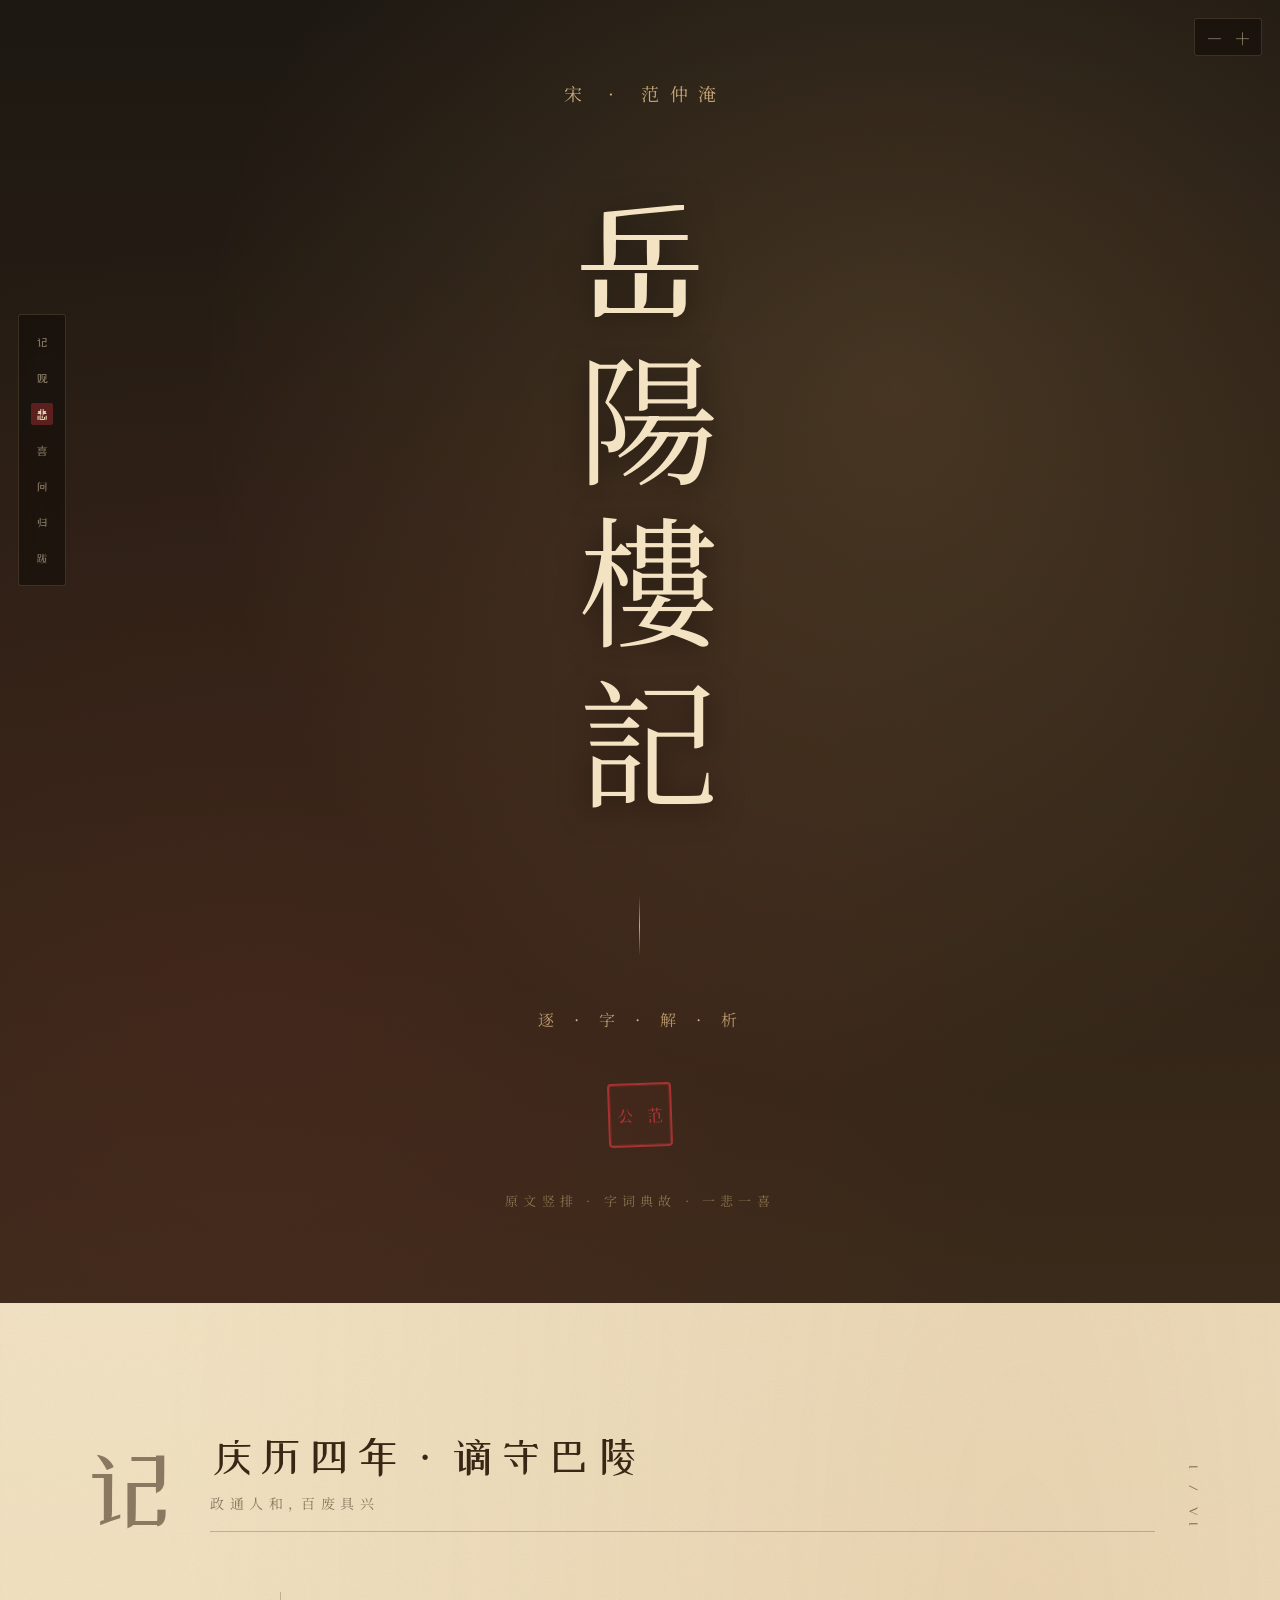
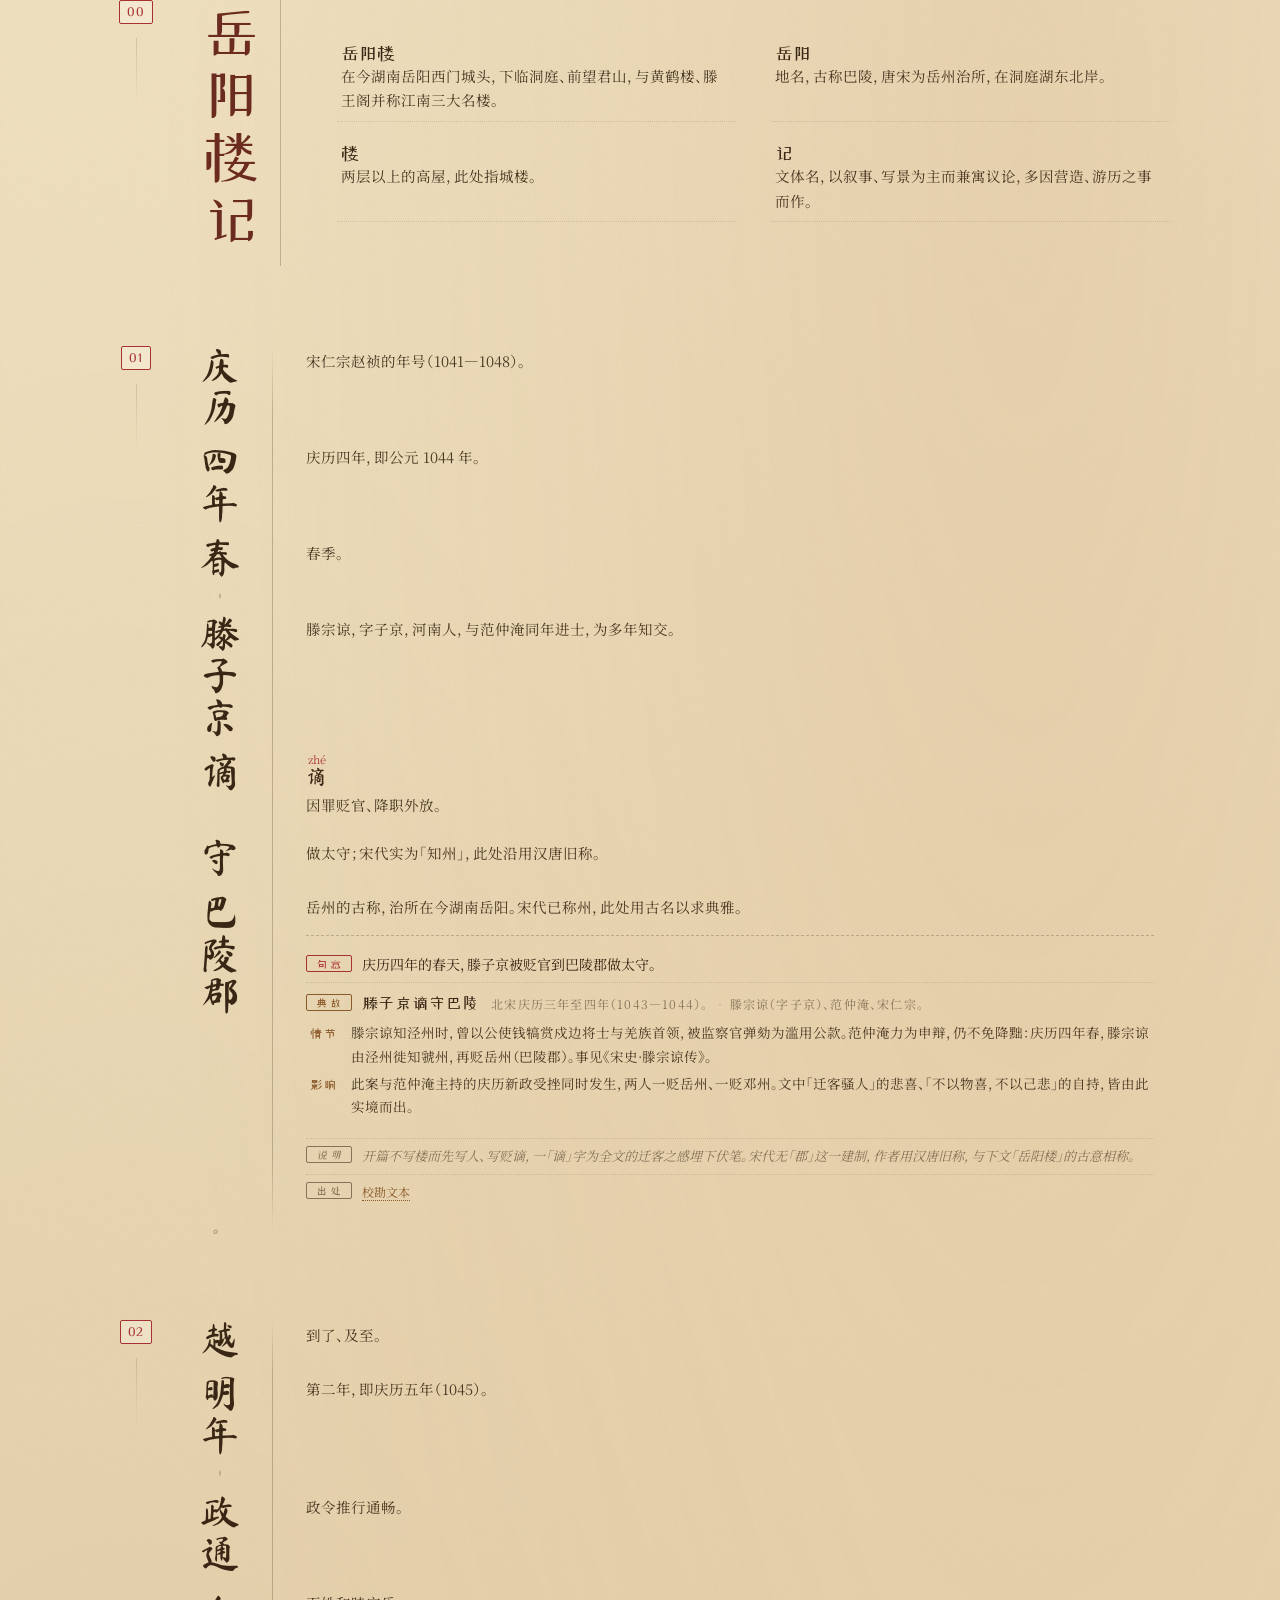
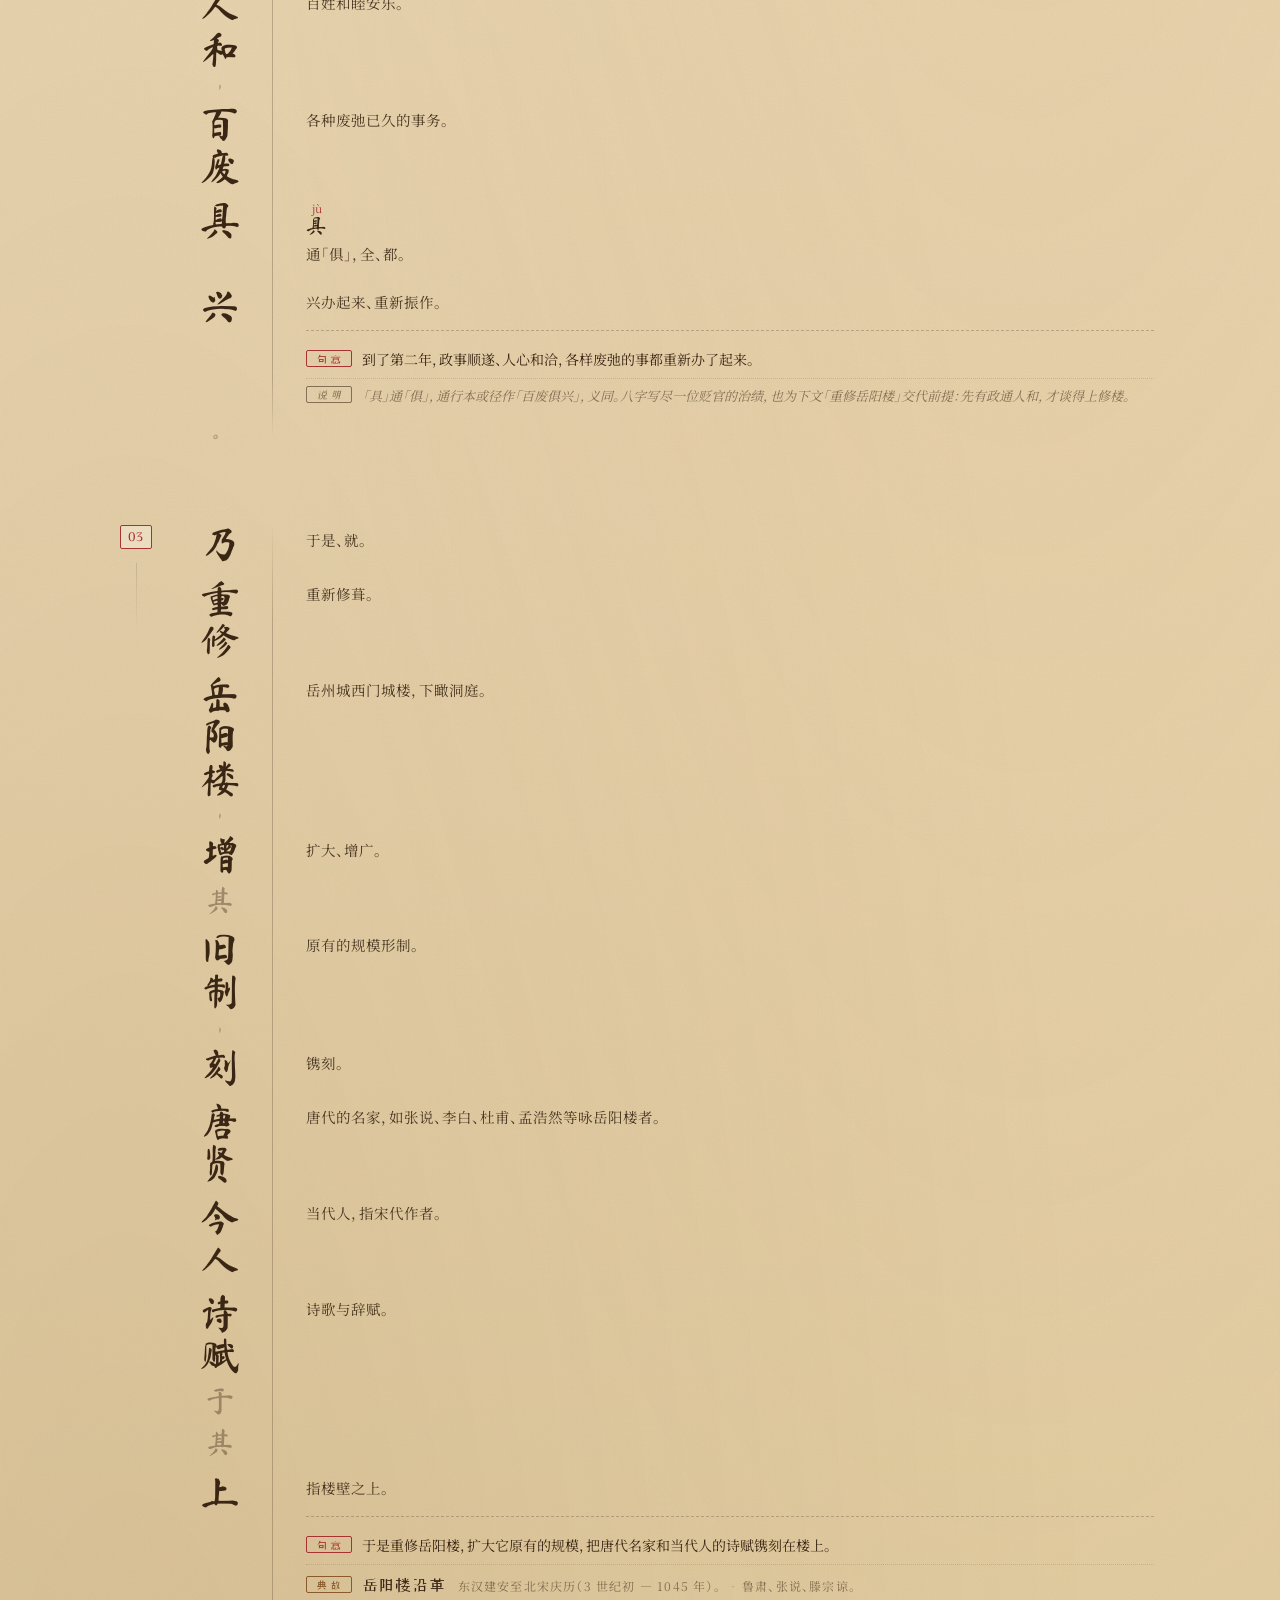
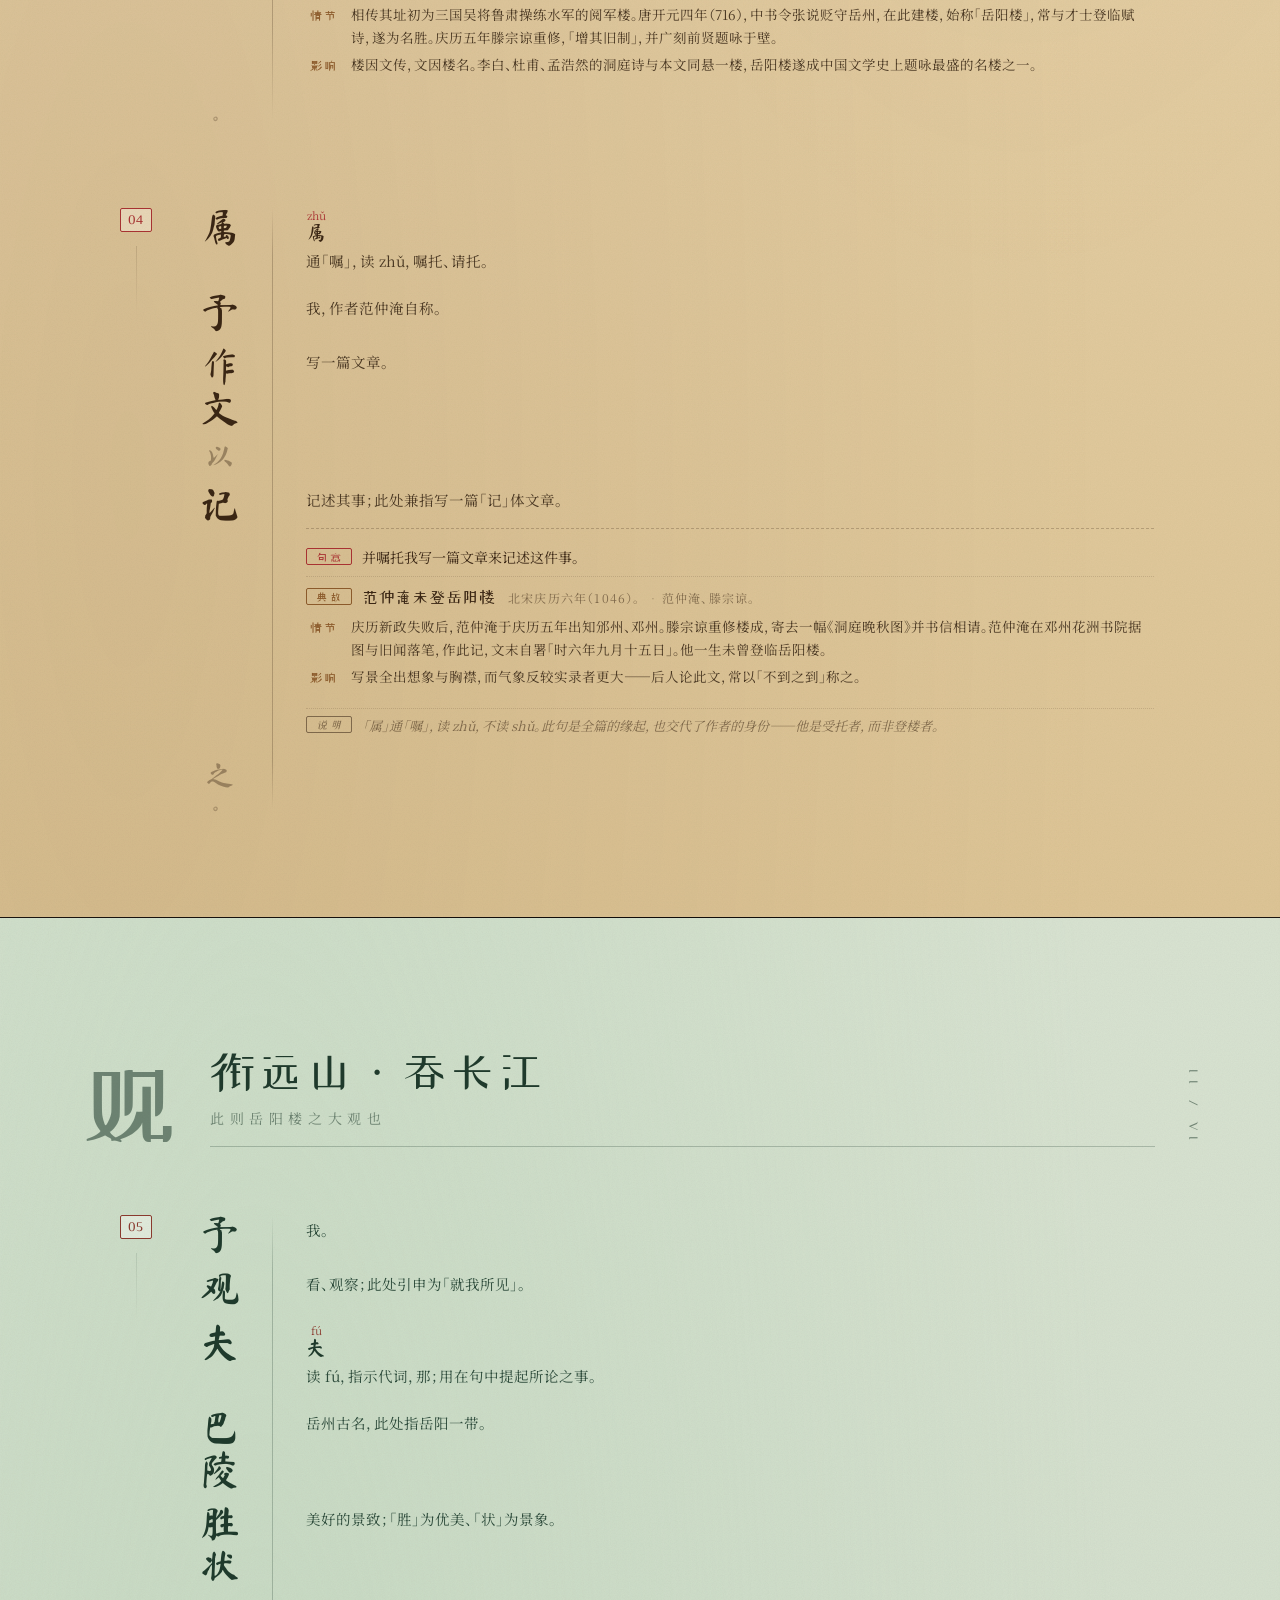
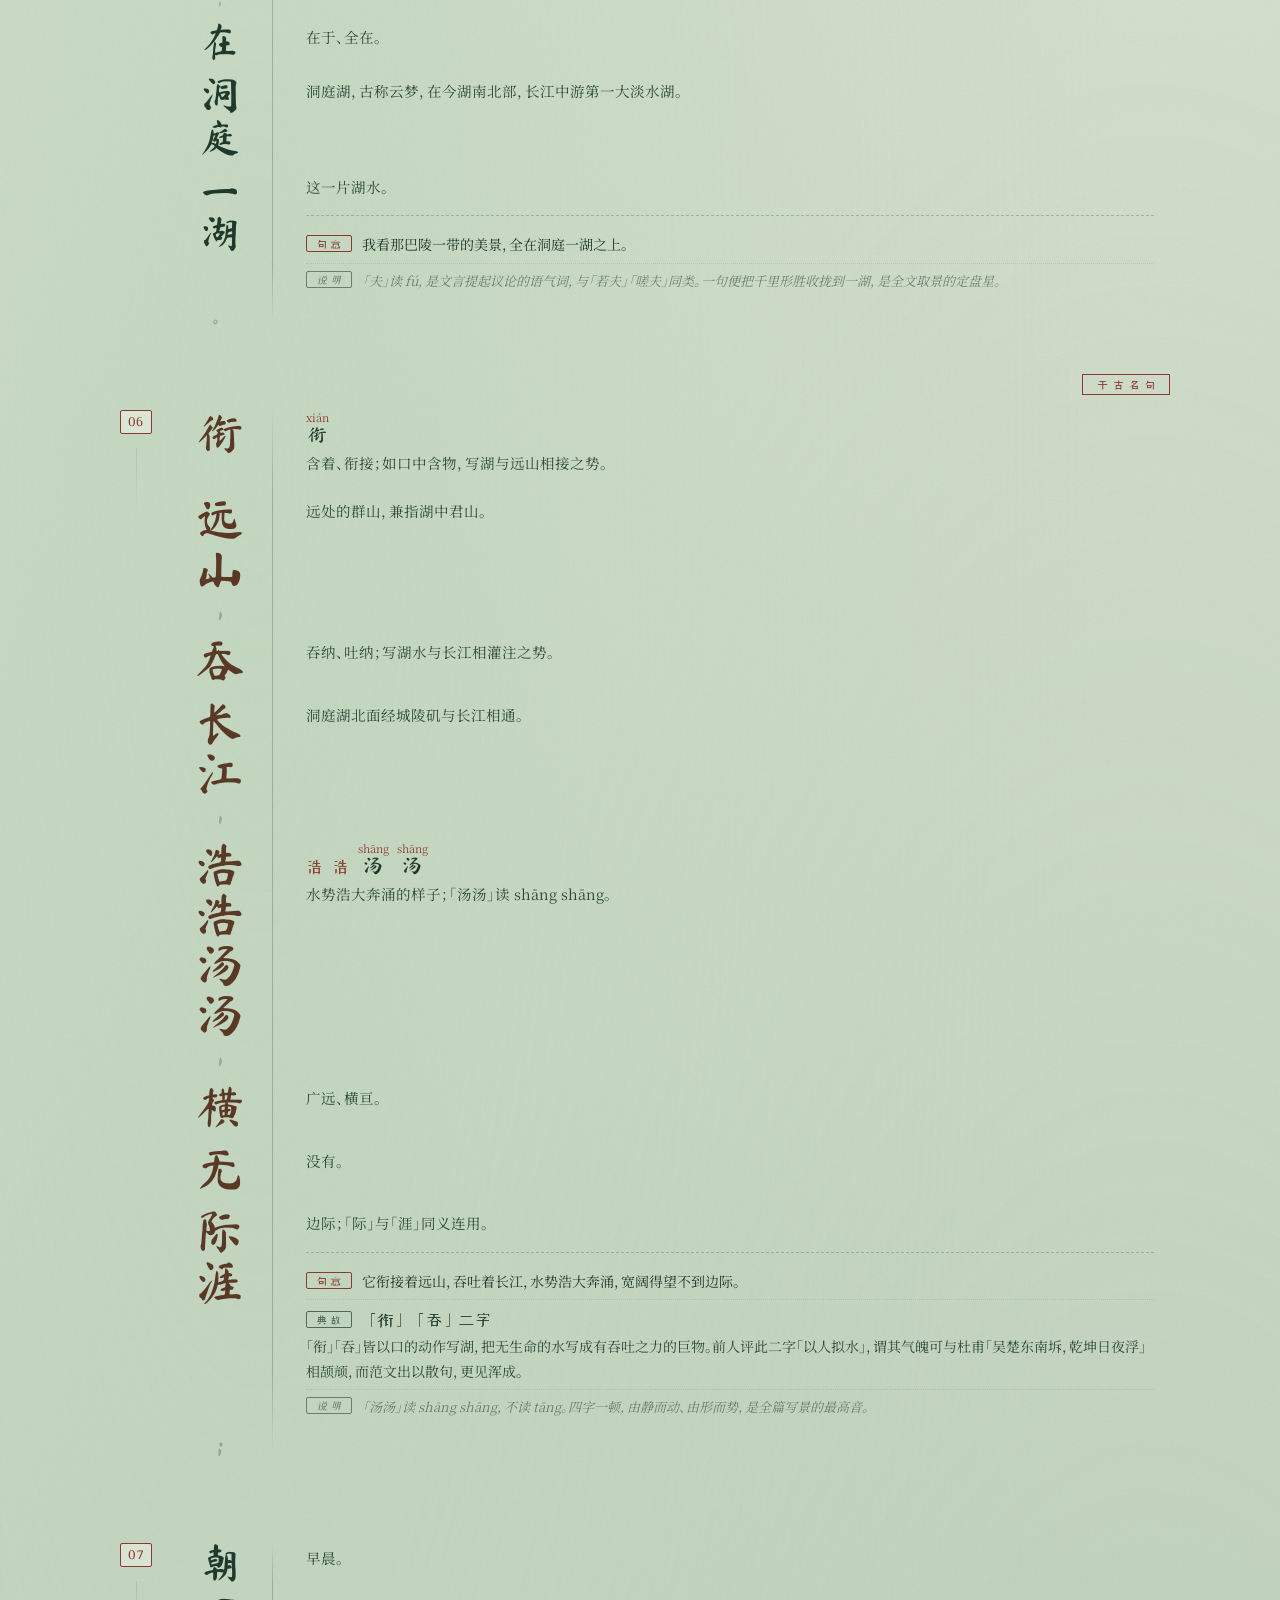
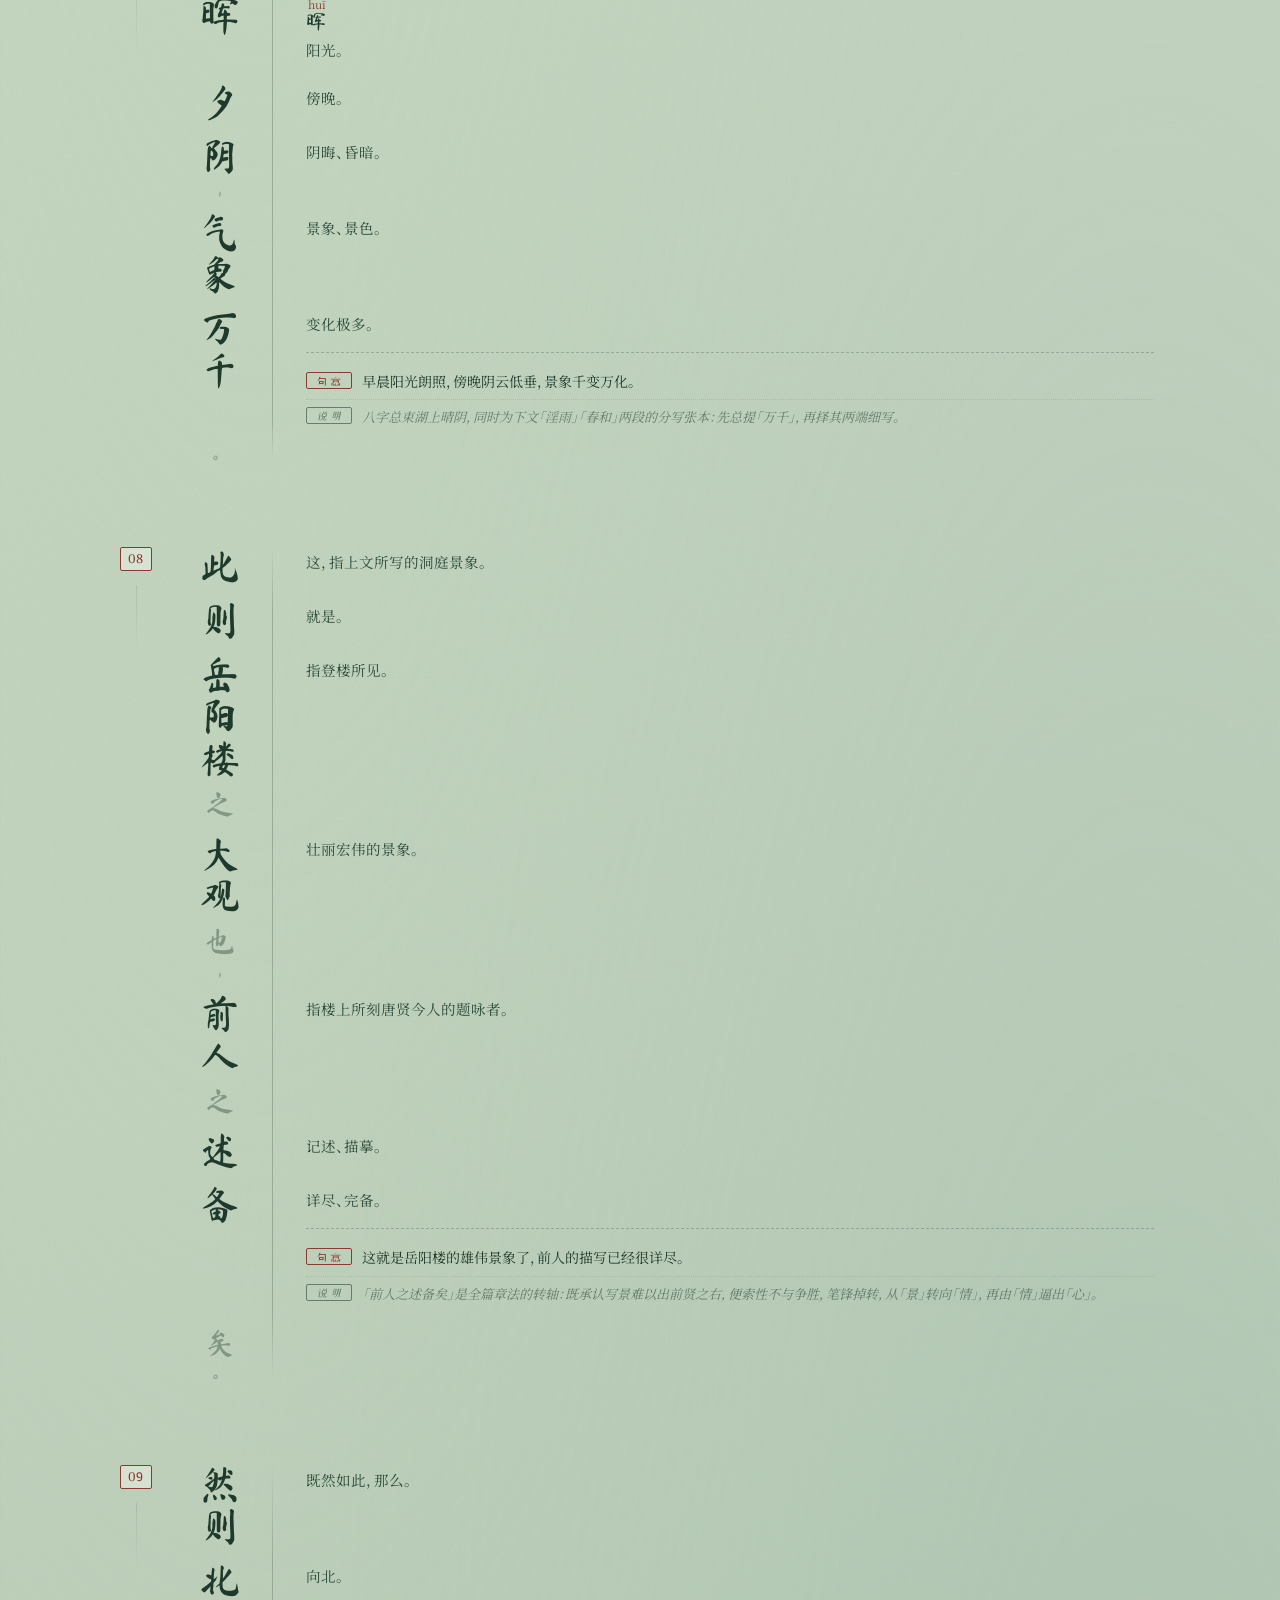
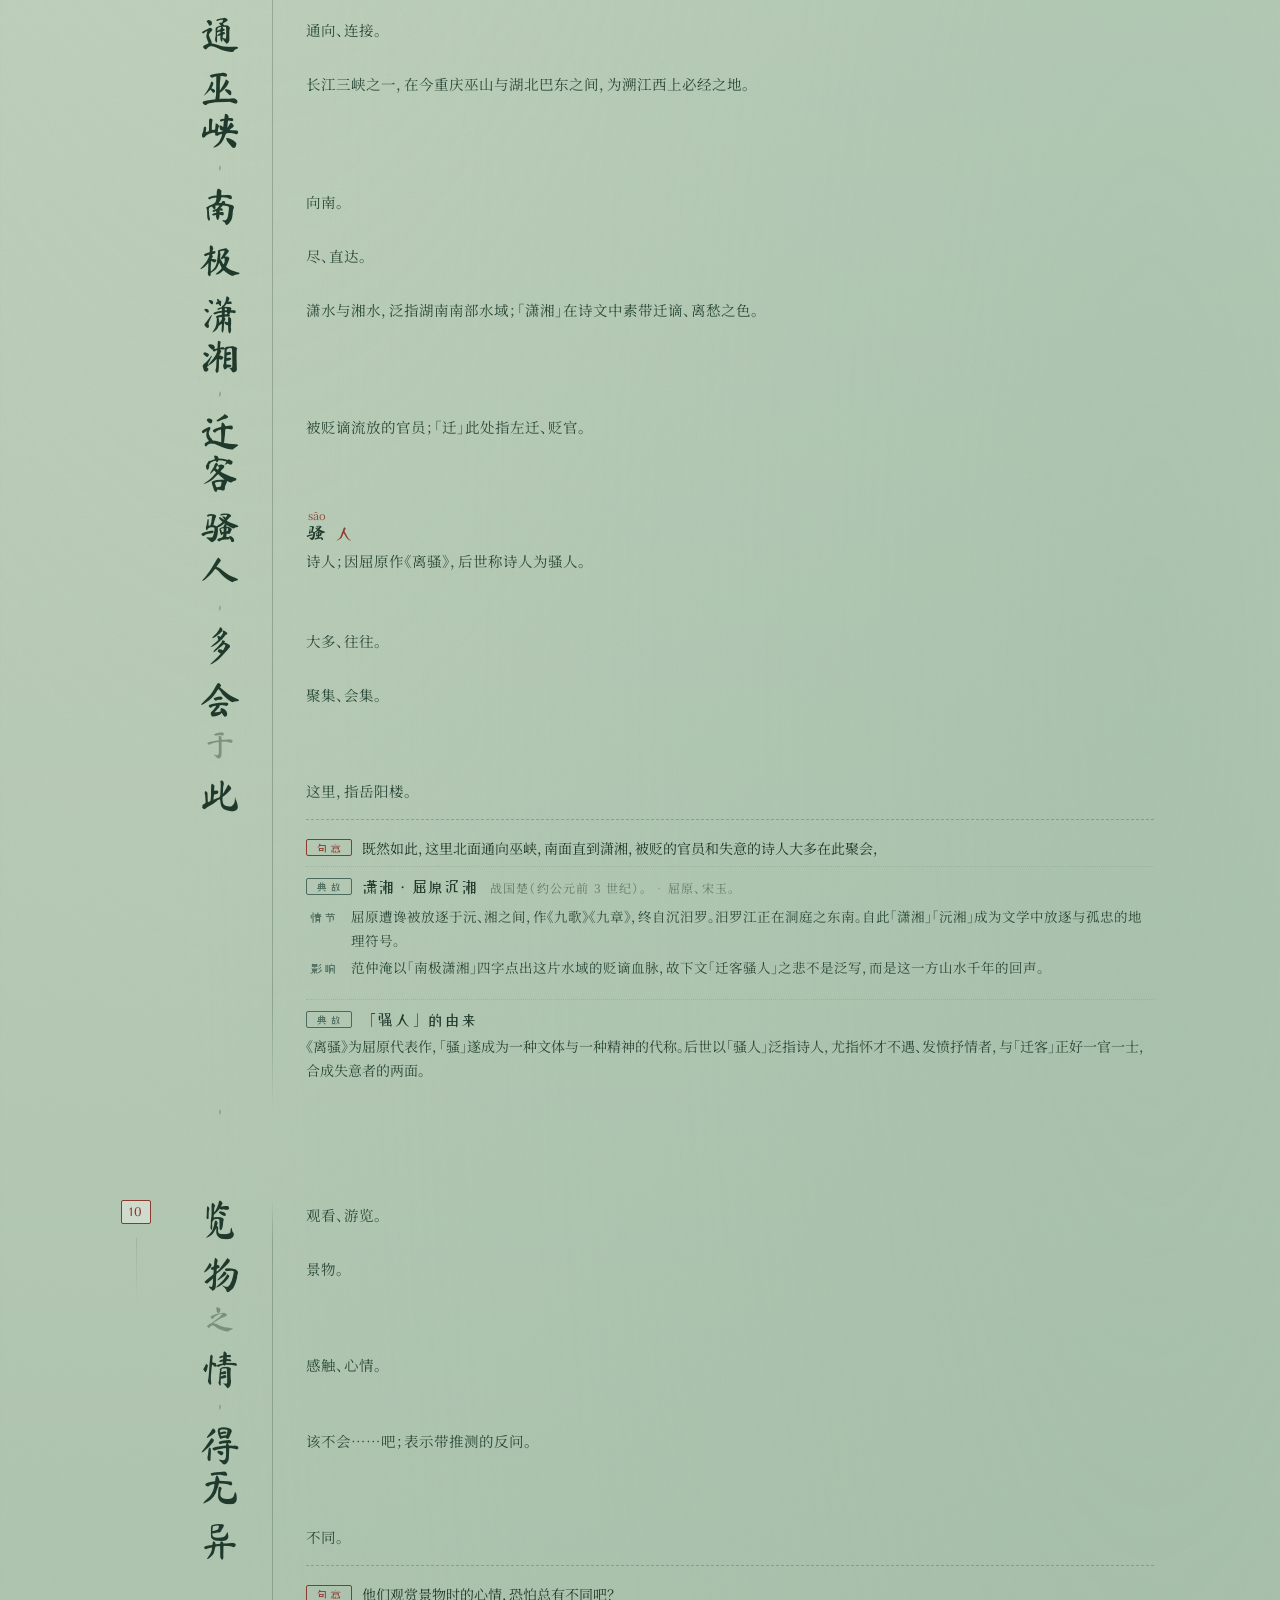
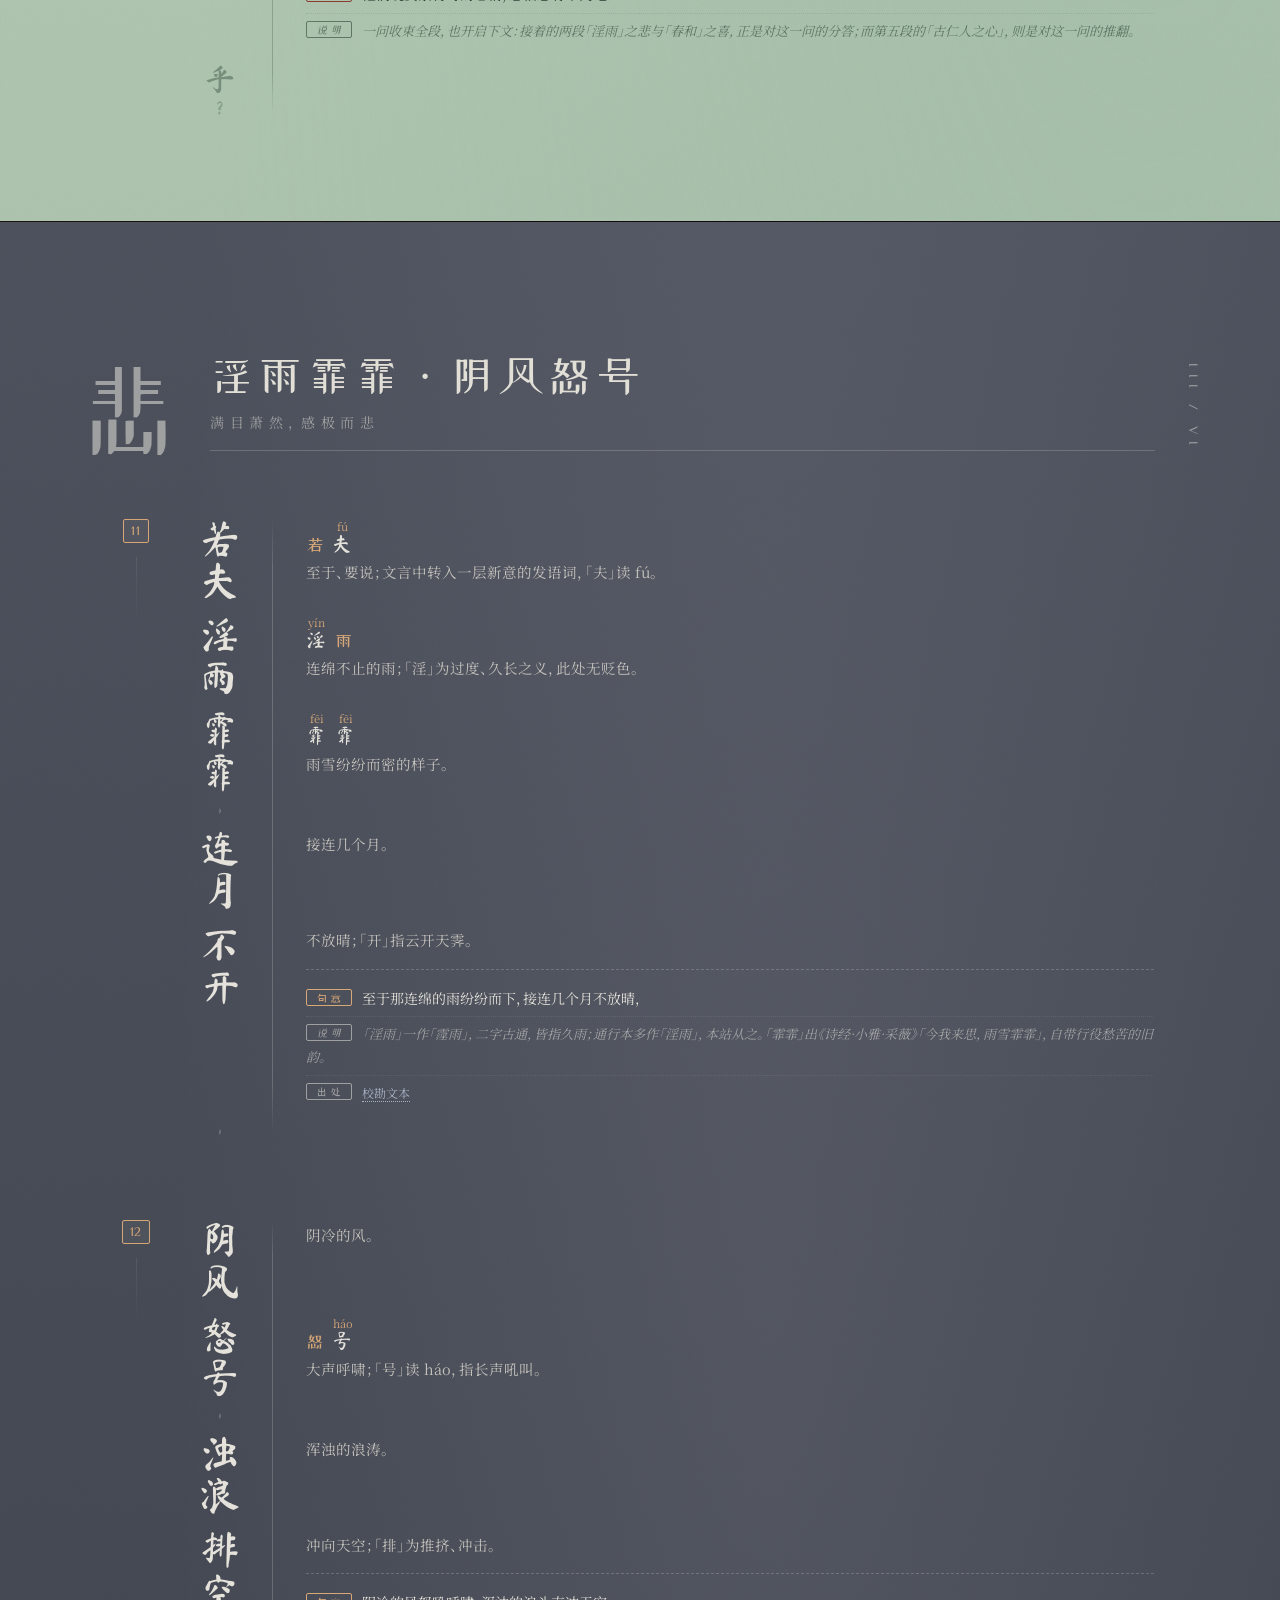
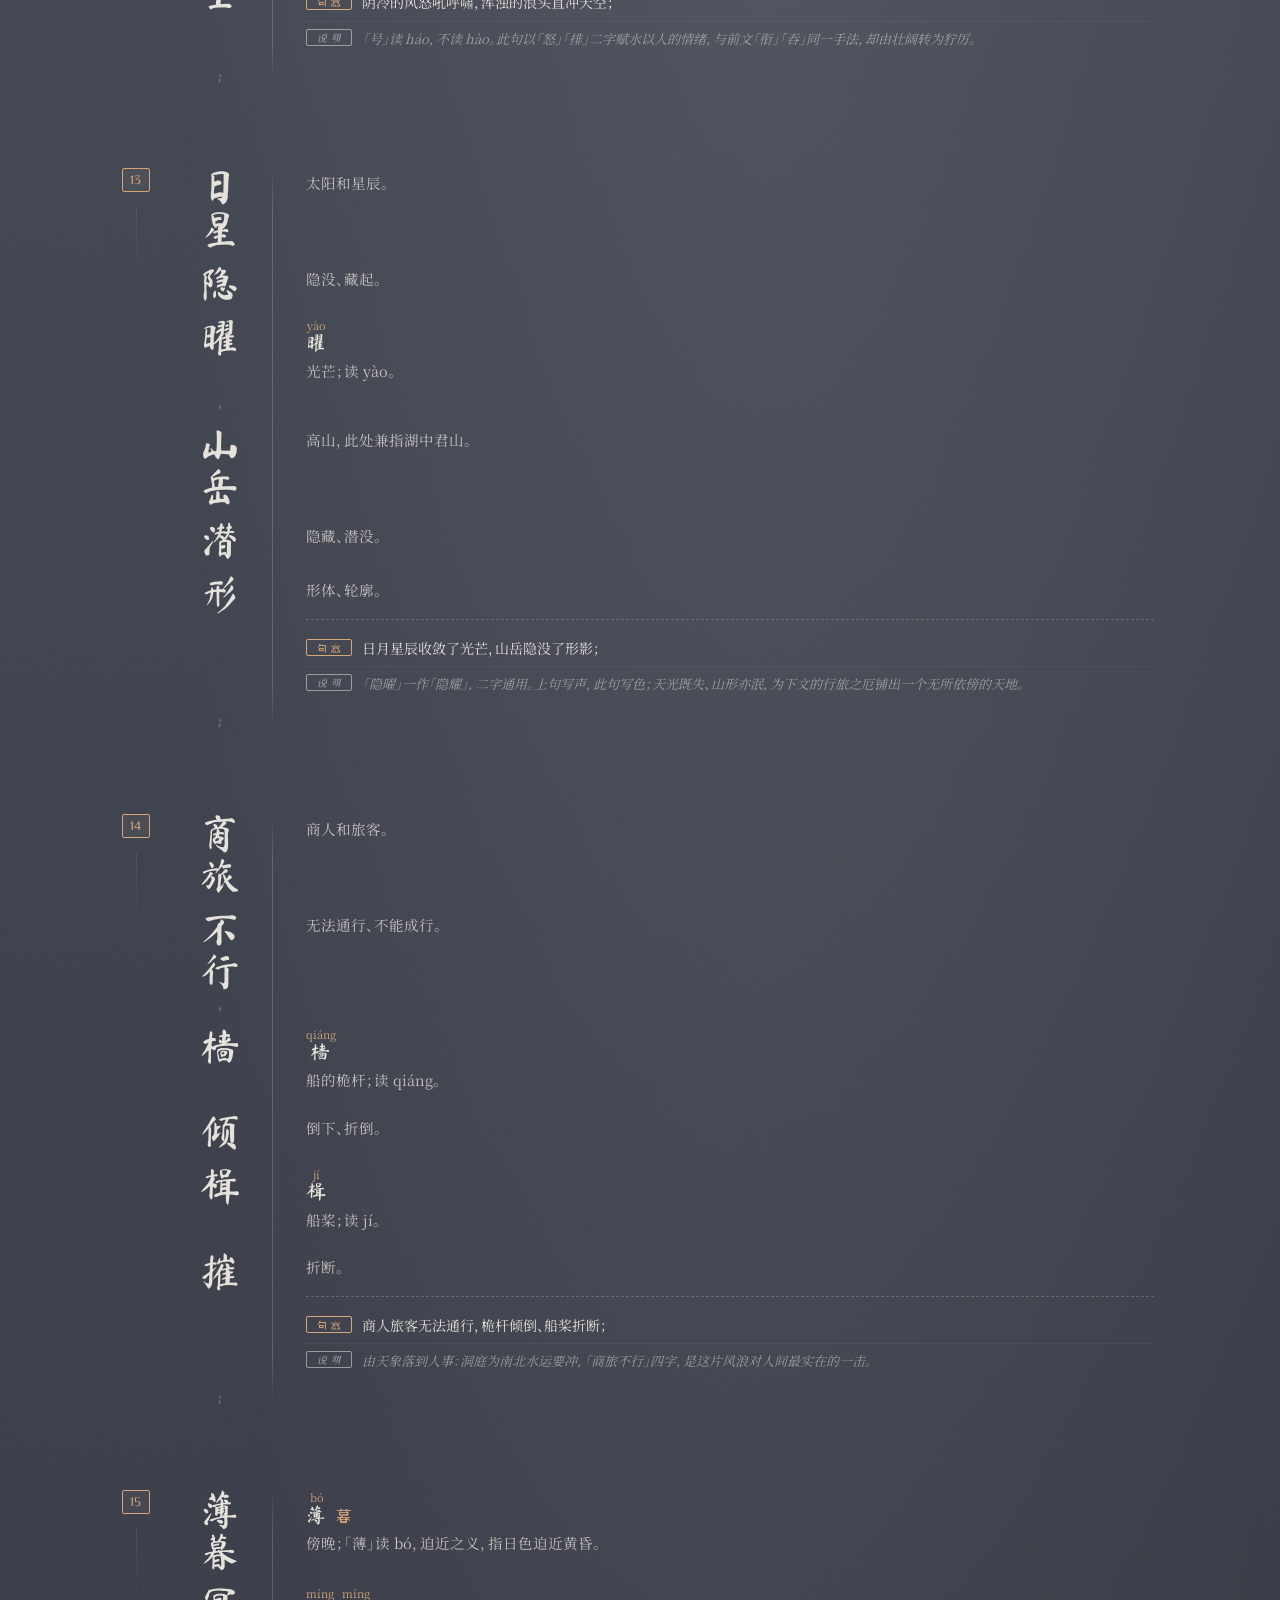
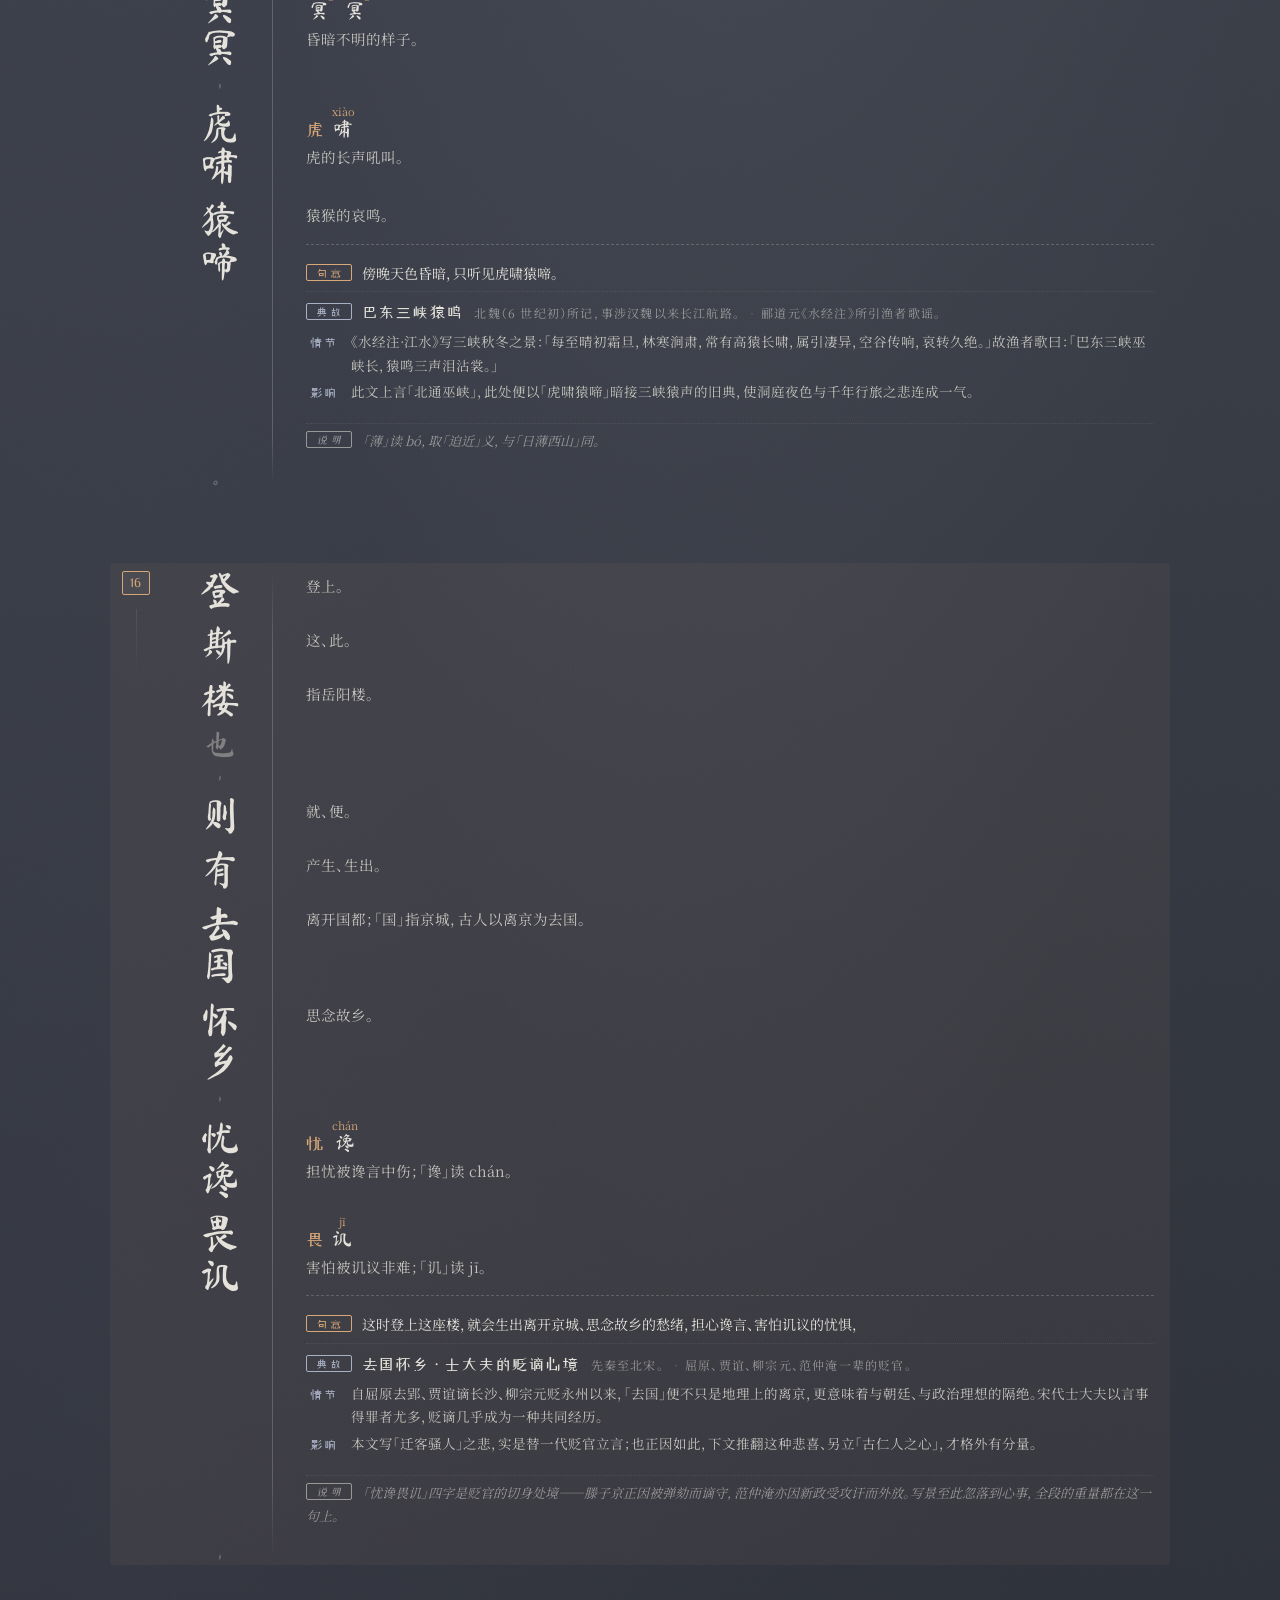
<file: YYLJ/index.html>
<!doctype html>
<html lang="zh-Hans">
<head>
<meta charset="utf-8" />
<meta name="viewport" content="width=device-width, initial-scale=1" />
<title>岳阳楼记 · 逐字解析</title>
<link rel="stylesheet" href="styles.css" />
</head>
<body>

<!-- ============ 封面 ============ -->
<section class="cover">
  <div class="paper-noise"></div>
  <div class="cover-inner">
    <p class="cover-subtitle">宋 · 范仲淹</p>
    <h1 class="cover-title">岳陽樓記</h1>
    <div class="cover-rule"></div>
    <p class="cover-author">逐 <span>·</span> 字 <span>·</span> 解 <span>·</span> 析</p>
    <span class="cover-seal">范<br/>公</span>
    <p class="cover-meta">原文竖排 · 字词典故 · 一悲一喜</p>
  </div>
</section>

<!-- ============ 目录侧栏 ============ -->
<nav class="toc" aria-label="目录">
  <!-- filled by JS -->
</nav>

<!-- ============ 字号控制 ============ -->
<div class="font-ctrl" aria-label="字号调节">
  <button id="font-down" title="缩小字号" aria-label="缩小字号">－</button>
  <button id="font-up"   title="放大字号" aria-label="放大字号">＋</button>
</div>

<!-- ============ 正文 ============ -->
<main id="main"></main>

<!-- ============ 落款 ============ -->
<footer class="colophon">
  <div>先 天 下 之 忧 而 忧 &nbsp;&nbsp; 后 天 下 之 乐 而 乐</div>
  <div class="seal">岳<br/>楼</div>
  <div>正文据《范文正公集》通行本，参校诸家注本；重要异文随文标注 ·&nbsp;<a href="https://zh.wikisource.org/zh-hans/%E5%B2%B3%E9%99%BD%E6%A8%93%E8%A8%98" target="_blank" rel="noopener noreferrer">校勘文本</a></div>
</footer>

<script src="data.js"></script>
<script>
(function () {
  const main = document.getElementById('main');
  const toc = document.querySelector('.toc');

  const PUNCT_RE = /[，。；：、！？「」『』（）·,.;:!?]/;
  const STRIP_PUNCT = /[、，。；：「」『』！？·（）,.;:!?\s]/g;

  // Particles/prepositions treated as TRIVIAL — rendered as their own
  // non-hoverable row with empty right side.
  const TRIVIAL = new Set(['之', '于', '而', '其', '以', '兮', '乎', '矣', '也', '焉']);

  // Pinyin annotations for genuinely uncommon characters.
  const PINYIN = {
    '谪':'zhé', '衔':'xián', '晖':'huī', '骚':'sāo', '霏':'fēi',
    '曜':'yào', '樯':'qiáng', '楫':'jí', '冥':'míng', '啸':'xiào',
    '谗':'chán', '讥':'jī', '澜':'lán', '顷':'qǐng', '鸥':'ōu',
    '鳞':'lín', '芷':'zhǐ', '汀':'tīng', '皓':'hào', '璧':'bì',
    '怡':'yí', '偕':'xié', '嗟':'jiē', '噫':'yī', '耶':'yé',
    '淫':'yín'
  };

  // Context-specific readings for otherwise common polyphonic characters.
  // Arrays align with characters in the complete word; null means no ruby.
  const WORD_PINYIN = {
    '属': ['zhǔ'],
    '具': ['jù'],
    '夫': ['fú'],
    '若夫': [null, 'fú'],
    '嗟夫': ['jiē', 'fú'],
    '浩浩汤汤': [null, null, 'shāng', 'shāng'],
    '怒号': [null, 'háo'],
    '薄暮': ['bó', null],
    '青青': ['qīng', 'qīng'],
    '处': ['chǔ'],
    '为': ['wéi']
  };

  function hasPinyin(word) {
    if (WORD_PINYIN[word]) return true;
    for (const c of word) if (PINYIN[c]) return true;
    return false;
  }

  function renderCharsPlain(chars) {
    return [...chars].map(c => {
      if (PUNCT_RE.test(c)) return `<span class="char punct">${c}</span>`;
      return `<span class="char">${c}</span>`;
    }).join('');
  }

  // Render the word with pinyin annotation above each rare char.
  function renderWordWithPinyin(word) {
    const overrides = WORD_PINYIN[word] || [];
    return [...word].map((c, idx) => {
      const py = overrides[idx] || PINYIN[c];
      if (py) return `<ruby><rb>${c}</rb><rt>${py}</rt></ruby>`;
      return `<span class="rb-plain">${c}</span>`;
    }).join('');
  }

  // Split raw text into atomic rows. Each row is either:
  //   - a DEF row: chars match a meaningful def's word (hoverable, has def)
  //   - a TRIVIAL row: a single particle or punctuation char (faded, no hover)
  // Multi-char defs (e.g. "巴陵") stay in one row.
  function buildRows(raw, defs) {
    // Build word → def lookup; ignore trivial words.
    const defMap = new Map();
    const words = [];
    for (const d of defs) {
      const w = (d.w || '').replace(STRIP_PUNCT, '');
      if (!w || TRIVIAL.has(w)) continue;
      if (!defMap.has(w)) {
        defMap.set(w, d);
        words.push(w);
      }
    }
    // Sort longest first so we prefer 巴陵 over 巴 when both could match.
    words.sort((a, b) => b.length - a.length);

    const rows = [];
    let i = 0;
    while (i < raw.length) {
      let matched = null;
      for (const w of words) {
        if (raw.startsWith(w, i)) { matched = w; break; }
      }
      if (matched) {
        rows.push({ chars: matched, def: defMap.get(matched), trivial: false });
        i += matched.length;
      } else {
        rows.push({ chars: raw[i], def: null, trivial: true });
        i++;
      }
    }
    return rows;
  }

  function renderAllusion(a) {
    const head = `<span class="a-head">${a.title || ''}</span>`;
    const metas = [];
    if (a.era)    metas.push(`<span class="a-meta">${a.era}</span>`);
    if (a.people) metas.push(`<span class="a-meta">${a.people}</span>`);
    const metaLine = metas.join('');

    let body = '';
    if (a.story || a.impact) {
      const rows = [];
      if (a.story)  rows.push(`<dt>情节</dt><dd>${a.story}</dd>`);
      if (a.impact) rows.push(`<dt>影响</dt><dd>${a.impact}</dd>`);
      body = `<dl class="a-body">${rows.join('')}</dl>`;
    } else if (a.text) {
      body = `<div class="a-text">${a.text}</div>`;
    }
    return `
      <div class="sect allusion">
        <span class="tag">典故</span>${head}${metaLine}${body}
      </div>`;
  }

  function renderSources(sources) {
    const list = Array.isArray(sources) ? sources : [sources];
    const links = list.map(source =>
      `<a href="${source.url}" target="_blank" rel="noopener noreferrer">${source.title}</a>`
    ).join('<span aria-hidden="true"> · </span>');
    return `<div class="sect sources"><span class="tag">出处</span><span class="source-list">${links}</span></div>`;
  }

  function renderSummary(item) {
    const parts = [];
    if (item.meaning) {
      parts.push(`<div class="sect meaning"><span class="tag">句意</span>${item.meaning}</div>`);
    }
    if (item.allusion) {
      const list = Array.isArray(item.allusion) ? item.allusion : [item.allusion];
      list.forEach(a => parts.push(renderAllusion(a)));
    }
    if (item.note) {
      parts.push(`<div class="sect note"><span class="tag">说明</span>${item.note}</div>`);
    }
    if (item.sources) {
      parts.push(renderSources(item.sources));
    }
    return parts.length ? `<div class="summary">${parts.join('')}</div>` : '';
  }

  function renderPreface(item) {
    const defsHtml = item.defs.map(d => `
      <div class="preface-def">
        <div class="w">${d.w}</div>
        <div class="d">${d.d}</div>
      </div>
    `).join('');
    return `
      <article class="item item-title">
        <aside class="item-meta"><div class="item-num">00</div></aside>
        <div class="item-body">
          <div class="word-grid">
            <div class="preface-display">
              <div class="preface-vert">${item.raw}</div>
              <div class="preface-defs">${defsHtml}</div>
            </div>
          </div>
        </div>
      </article>
    `;
  }

  function renderItem(item) {
    if (item.n === '题') return renderPreface(item);

    const rows = (item.defs && item.defs.length)
      ? buildRows(item.raw, item.defs)
      : [{ chars: item.raw, def: null, trivial: true }];

    // Locate last non-trivial row — summary goes inside its row-def.
    let lastDefIdx = -1;
    for (let i = rows.length - 1; i >= 0; i--) {
      if (!rows[i].trivial) { lastDefIdx = i; break; }
    }
    const summaryHtml = renderSummary(item);

    const rowsHtml = rows.map((r, idx) => {
      if (r.trivial) {
        return `
          <div class="row row-trivial">
            <div class="row-vert">${renderCharsPlain(r.chars)}</div>
            <div class="row-def is-empty"></div>
          </div>`;
      }
      const word = r.def.w || '';
      const showPy = hasPinyin(word);
      const wpy = showPy ? `<div class="w-py">${renderWordWithPinyin(word)}</div>` : '';
      const extras = (idx === lastDefIdx) ? summaryHtml : '';
      return `
        <div class="row">
          <button type="button" class="row-toggle" aria-pressed="false" aria-label="切换「${word}」的高亮">
            <span class="row-vert" aria-hidden="true">${renderCharsPlain(r.chars)}</span>
          </button>
          <div class="row-def">
            ${wpy}
            <div class="d">${r.def.d}</div>
            ${extras}
          </div>
        </div>`;
    }).join('');

    // If there were no non-trivial rows but we still have a summary,
    // fall back to placing it after the rows.
    const trailingSummary = (lastDefIdx === -1 && summaryHtml)
      ? `<div class="row"><div class="row-vert"></div><div class="row-def">${summaryHtml}</div></div>`
      : '';

    const cls = ['item'];
    if (item.highlight) cls.push('is-highlight');
    const numLabel = String(item.n).padStart(2, '0');

    return `
      <article class="${cls.join(' ')}">
        <aside class="item-meta"><div class="item-num">${numLabel}</div></aside>
        <div class="item-body">
          <div class="word-grid">${rowsHtml}${trailingSummary}</div>
        </div>
      </article>
    `;
  }

  function renderSection(sec) {
    return `
      <section class="section mood-${sec.mood}" id="sec-${sec.id}">
        <div class="paper-noise"></div>
        <header class="section-head">
          <div class="section-label">${sec.label}</div>
          <div class="section-titles">
            <h2 class="section-title">${sec.title}</h2>
            <p class="section-subtitle">${sec.subtitle}</p>
          </div>
          <div class="section-num">${sec.coda ? '跋 語' : sec.id + ' / VI'}</div>
        </header>
        <div class="items">${sec.items.map(renderItem).join('')}</div>
      </section>
    `;
  }

  main.innerHTML = window.YUEYANGLOU_DATA.map((s, i) => {
    const html = renderSection(s);
    return html + (i < window.YUEYANGLOU_DATA.length - 1 ? '<div class="section-divider"></div>' : '');
  }).join('');

  toc.innerHTML = window.YUEYANGLOU_DATA.map(s =>
    `<a href="#sec-${s.id}" data-target="sec-${s.id}" title="${s.title}">${s.label}</a>`
  ).join('');

  const tocLinks = Array.from(toc.querySelectorAll('a'));
  const sectionEls = window.YUEYANGLOU_DATA.map(s => document.getElementById('sec-' + s.id));
  const io = new IntersectionObserver((entries) => {
    entries.forEach(e => {
      if (e.isIntersecting) {
        const id = e.target.id;
        tocLinks.forEach(a => a.classList.toggle('is-active', a.dataset.target === id));
      }
    });
  }, { rootMargin: '-40% 0px -55% 0px', threshold: 0 });
  sectionEls.forEach(el => el && io.observe(el));

  /* ----- Tap / click to pin a pair (highlights both sides).
     Works on desktop and touch. Tap either the original (left) or the
     gloss (right); the matching side lights up. Tap again — or tap
     elsewhere — to release. Clicks inside the 句意/典故 summary are
     ignored so the longer notes stay readable and selectable. ----- */
  let activeRow = null;
  function toggleFor(row) {
    return row ? row.querySelector('.row-toggle') : null;
  }
  function setActive(row) {
    if (activeRow && activeRow !== row) {
      activeRow.classList.remove('is-active');
      toggleFor(activeRow).setAttribute('aria-pressed', 'false');
    }
    if (!row) {
      activeRow = null;
      return;
    }
    if (row === activeRow) {
      row.classList.remove('is-active');
      toggleFor(row).setAttribute('aria-pressed', 'false');
      activeRow = null;
    } else {
      row.classList.add('is-active');
      toggleFor(row).setAttribute('aria-pressed', 'true');
      activeRow = row;
    }
  }

  main.addEventListener('click', (e) => {
    if (e.target.closest('.summary')) return;
    const row = e.target.closest('.row');
    if (row && main.contains(row) && !row.classList.contains('row-trivial')) {
      setActive(row);
      return;
    }
    // clicked empty space within main → release any pinned pair
    setActive(null);
  });

  // tapping outside the text body also releases
  document.addEventListener('click', (e) => {
    if (activeRow && !e.target.closest('#main')) setActive(null);
  });

  // Esc clears the pin (desktop nicety)
  document.addEventListener('keydown', (e) => {
    if (e.key === 'Escape') setActive(null);
  });

  // C2 — 字号调节（四档：0.75 / 1.0 / 1.25 / 1.5）
  const SCALES = [0.75, 1.0, 1.25, 1.5];
  let savedScaleIdx = 1;
  try {
    savedScaleIdx = Number(localStorage.getItem('yylj-scale') ?? '1');
  } catch (_) {
    // file:// or a privacy policy may disable persistent storage.
  }
  let scaleIdx = Number.isInteger(savedScaleIdx) && savedScaleIdx >= 0 && savedScaleIdx < SCALES.length
    ? savedScaleIdx
    : 1;
  const btnDown = document.getElementById('font-down');
  const btnUp   = document.getElementById('font-up');
  function applyScale() {
    document.documentElement.style.setProperty('--char-scale', SCALES[scaleIdx]);
    btnDown.disabled = scaleIdx === 0;
    btnUp.disabled   = scaleIdx === SCALES.length - 1;
    try {
      localStorage.setItem('yylj-scale', scaleIdx);
    } catch (_) {
      // Keep the in-memory setting when persistence is unavailable.
    }
  }
  btnDown.addEventListener('click', () => { if (scaleIdx > 0) { scaleIdx--; applyScale(); } });
  btnUp.addEventListener('click',   () => { if (scaleIdx < SCALES.length - 1) { scaleIdx++; applyScale(); } });
  applyScale();

  // C3 — 当前阅读句高亮（滚动到视口中段时激活）
  let readingItem = null;
  const readIO = new IntersectionObserver((entries) => {
    entries.forEach(e => {
      if (!e.isIntersecting) return;
      if (readingItem) readingItem.classList.remove('is-reading');
      readingItem = e.target;
      e.target.classList.add('is-reading');
    });
  }, { rootMargin: '-30% 0px -50% 0px', threshold: 0 });
  document.querySelectorAll('.item').forEach(el => readIO.observe(el));
})();
</script>

</body>
</html>
</file>
<file: YYLJ/styles.css>
/* 《岳阳楼记》逐字解析 — 古典中文阅读体验 */

@import url('https://fonts.googleapis.com/css2?family=Noto+Serif+SC:wght@300;400;500;600;700;900&family=ZCOOL+XiaoWei&family=Ma+Shan+Zheng&family=Long+Cang&display=swap');

:root {
  --font-serif: "Noto Serif SC", "Songti SC", "STSong", "宋体", serif;
  --font-display: "ZCOOL XiaoWei", "Noto Serif SC", serif;
  --font-brush: "Ma Shan Zheng", "Long Cang", "Noto Serif SC", serif;
  --seal-red: #a83232;
  --char-scale: 1;
}

* { box-sizing: border-box; }

html, body {
  margin: 0; padding: 0;
  font-family: var(--font-serif);
  background: #1a1410;
  color: #2a1f15;
  font-feature-settings: "palt";
  -webkit-font-smoothing: antialiased;
  text-rendering: optimizeLegibility;
}

/* ============== PAPER TEXTURE (shared subtle noise) ============== */
.paper-noise {
  position: absolute; inset: 0;
  pointer-events: none;
  opacity: .35;
  mix-blend-mode: multiply;
  background-image: url("data:image/svg+xml;utf8,<svg xmlns='http://www.w3.org/2000/svg' width='240' height='240'><filter id='n'><feTurbulence type='fractalNoise' baseFrequency='0.85' numOctaves='2' stitchTiles='stitch'/><feColorMatrix values='0 0 0 0 0.4  0 0 0 0 0.3  0 0 0 0 0.2  0 0 0 0.18 0'/></filter><rect width='100%' height='100%' filter='url(%23n)'/></svg>");
}

/* ============== COVER ============== */
.cover {
  position: relative;
  min-height: 100vh;
  background: linear-gradient(180deg, #1d1812 0%, #2a1f15 40%, #3a2a1a 100%);
  color: #e8d8b8;
  display: grid;
  grid-template-columns: 1fr;
  align-items: center;
  justify-items: center;
  overflow: hidden;
  padding: 80px 40px;
  /* decorative — don't let a long-press select it into an odd blue block */
  user-select: none;
  -webkit-user-select: none;
}
.cover::before {
  content: "";
  position: absolute; inset: 0;
  background:
    radial-gradient(ellipse at 70% 30%, rgba(218,165,99,0.18), transparent 55%),
    radial-gradient(ellipse at 20% 80%, rgba(168,50,50,0.12), transparent 55%);
  pointer-events: none;
}
.cover-inner {
  position: relative;
  z-index: 2;
  text-align: center;
  display: flex; flex-direction: column; align-items: center; gap: 36px;
}
.cover-title {
  font-family: var(--font-display);
  /* the title itself should be selectable/copyable */
  user-select: text;
  -webkit-user-select: text;
  font-size: clamp(72px, 11vw, 168px);
  font-weight: 400;
  letter-spacing: 0.15em;
  margin: 0;
  color: #f3e3c3;
  text-shadow: 0 4px 30px rgba(0,0,0,0.5);
  writing-mode: vertical-rl;
  /* keep all four glyphs in one vertical column — never wrap to a 2nd column,
     even when the window is wide-but-short */
  white-space: nowrap;
  line-height: 1.05;
  /* +0.15em on top mirrors the trailing letter-spacing below the last
     glyph, so the column sits truly centred in its box (no bottom drift) */
  padding: calc(24px + 0.15em) 0 24px;
}
.cover-subtitle {
  font-family: var(--font-serif);
  font-size: 18px;
  letter-spacing: 0.6em;
  color: #c9a878;
  margin: 0;
  padding-left: 0.6em;
}
.cover-author {
  font-size: 16px;
  color: #b9966a;
  letter-spacing: 0.3em;
}
.cover-author span { color: #d9bc8e; margin: 0 0.4em; }
.cover-rule {
  width: 1px; height: 60px; background: linear-gradient(180deg, transparent, #c9a878, transparent);
}
.cover-meta {
  font-size: 13px; color: #8a7350;
  letter-spacing: 0.4em;
  margin-top: 8px;
}
.cover-seal {
  display: inline-block;
  width: 64px; height: 64px;
  border: 2px solid var(--seal-red);
  border-radius: 4px;
  color: var(--seal-red);
  font-family: var(--font-display);
  writing-mode: vertical-rl;
  text-align: center;
  font-size: 18px;
  line-height: 30px;
  padding: 6px 0;
  letter-spacing: 0;
  background: rgba(168,50,50,0.04);
  box-shadow: inset 0 0 0 1px rgba(168,50,50,0.4);
  transform: rotate(-2deg);
}

/* ============== SECTIONS ============== */
.section {
  position: relative;
  padding: 120px 0 100px;
  overflow: hidden;
}

.section-head {
  max-width: 1240px;
  margin: 0 auto 60px;
  padding: 0 60px;
  display: grid;
  grid-template-columns: auto 1fr auto;
  align-items: end;
  gap: 32px;
}
.section-label {
  font-family: var(--font-display);
  font-size: 96px;
  font-weight: 400;
  line-height: 0.85;
  color: var(--ink-strong, #2a1f15);
  opacity: 0.55;
}
.section-titles { 
  border-bottom: 1px solid var(--rule, rgba(0,0,0,0.18));
  padding-bottom: 18px;
}
.section-title {
  font-family: var(--font-display);
  font-size: clamp(28px, 3.4vw, 44px);
  font-weight: 400;
  letter-spacing: 0.08em;
  margin: 0 0 8px;
  color: var(--ink-strong, #2a1f15);
}
.section-subtitle {
  font-size: 14px;
  letter-spacing: 0.4em;
  color: var(--ink-muted, rgba(0,0,0,0.55));
  margin: 0;
}
.section-num {
  writing-mode: vertical-rl;
  font-family: var(--font-display);
  font-size: 13px;
  letter-spacing: 0.5em;
  color: var(--ink-muted, rgba(0,0,0,0.5));
  padding-top: 8px;
}

/* ============== ITEM (one sentence) ============== */
.items {
  max-width: 1180px;
  margin: 0 auto;
  padding: 0 60px;
  display: flex;
  flex-direction: column;
  gap: 72px;
}
.item {
  display: grid;
  grid-template-columns: 52px 1fr;
  column-gap: 20px;
  align-items: start;
  border-radius: 4px;
  transition: background-color 0.45s ease;
}
.item.is-reading {
  background: color-mix(in srgb, var(--hover-bg, rgba(0,0,0,0.06)) 40%, transparent);
}

/* Per-item meta column (number) */
.item-meta {
  display: flex;
  flex-direction: column;
  align-items: center;
  padding-top: 8px;
  gap: 14px;
}
.item-num {
  font-family: var(--font-display);
  font-size: 13px;
  letter-spacing: 0.05em;
  color: var(--accent, var(--seal-red));
  border: 1px solid var(--accent, var(--seal-red));
  padding: 4px 7px 5px;
  border-radius: 2px;
  background: var(--num-bg, rgba(255,255,255,0.25));
  line-height: 1;
}
.item-meta::after {
  content: "";
  display: block;
  width: 1px;
  flex: 1;
  background: linear-gradient(180deg, var(--rule-soft, rgba(0,0,0,0.12)), transparent 85%);
  min-height: 80px;
}

.item-body {
  display: flex;
  flex-direction: column;
  gap: 32px;
}

/* Word-by-word alignment grid */
.word-grid {
  --word-column: 76px;
  --word-gap: 28px;
  display: flex;
  flex-direction: column;
  gap: 2px;
  position: relative;
}
.word-grid::before {
  /* hairline rule sitting between the two columns */
  content: "";
  position: absolute;
  top: 8px; bottom: 8px;
  left: 76px;
  margin-left: 14px;
  width: 1px;
  background: linear-gradient(180deg,
    transparent,
    var(--rule, rgba(0,0,0,0.22)) 8%,
    var(--rule, rgba(0,0,0,0.22)) 92%,
    transparent);
  pointer-events: none;
}

/* Each row owns its two-column pair; the original-text toggle is focusable. */
.row {
  display: grid;
  grid-template-columns: var(--word-column) minmax(0, 1fr);
  column-gap: var(--word-gap);
}

.row-toggle {
  appearance: none;
  display: block;
  align-self: start;
  margin: 0;
  padding: 0;
  border: 0;
  background: transparent;
  color: inherit;
  font: inherit;
}

.row-vert {
  font-family: var(--font-brush);
  font-size: calc(40px * var(--char-scale));
  line-height: 1.05;
  color: var(--ink-strong);
  text-align: center;
  padding: 6px 6px 4px;
  display: flex;
  flex-direction: column;
  align-items: center;
  justify-content: flex-start;
  transition: background-color .25s ease, color .25s ease, transform .25s ease;
  border-radius: 3px;
  position: relative;
  min-height: 1px;
}
.row-vert .char {
  display: block;
  padding: 0;
}
.row-vert .char.punct {
  color: var(--ink-muted);
  font-size: 0.5em;
  line-height: 0.6;
  margin: -0.15em 0 0.2em;
  opacity: 0.7;
}

/* Trivial rows (之/于/而/其/以/兮 + punctuation): no hover, slightly faded */
.row-trivial .row-vert {
  font-size: calc(30px * var(--char-scale));
  color: var(--ink-muted);
  opacity: 0.7;
  padding: 4px 6px 4px;
}
.row-trivial:hover .row-vert,
.row-trivial:hover .row-def {
  background: transparent;
  border-left-color: transparent;
  color: var(--ink-muted);
}
.row-trivial .row-def::before { display: none !important; }
.row-trivial .row-vert .char.punct {
  font-size: 0.6em;
}

.row-def {
  padding: 10px 16px 10px 18px;
  border-left: 2px solid transparent;
  border-radius: 0 4px 4px 0;
  transition: background-color .25s ease, border-color .25s ease;
  align-self: start;
  position: relative;
  min-height: 1px;
  display: flex;
  flex-direction: column;
  gap: 4px;
}
.row-def.is-empty { padding: 0; min-height: 0; }
.row-def .d {
  font-size: 14.5px;
  line-height: 1.75;
  color: var(--ink-body);
}
.row-def .w-py {
  display: inline-flex;
  align-items: baseline;
  gap: 8px;
  font-family: var(--font-display);
  font-size: 17px;
  color: var(--accent);
  letter-spacing: 0.06em;
  margin-bottom: 2px;
}
.row-def .w-py ruby rb {
  font-family: var(--font-brush);
  font-size: 20px;
  color: var(--ink-strong);
}
.row-def .w-py ruby rt {
  font-family: var(--font-serif);
  font-size: 11px;
  color: var(--accent);
  font-weight: 400;
  letter-spacing: 0;
  opacity: 0.95;
}

/* Meaningful rows are interactive (tap / click to pin a pair) */
.row:not(.row-trivial) .row-vert,
.row:not(.row-trivial) .row-def {
  cursor: pointer;
  -webkit-tap-highlight-color: transparent;
}

.row-toggle:focus-visible {
  outline: none;
}
.row-toggle:focus-visible .row-vert {
  background: var(--hover-bg, rgba(0,0,0,0.06));
  color: var(--ink-emph);
  box-shadow: inset 0 0 0 2px var(--accent);
}
.row-toggle:focus-visible + .row-def {
  background: var(--hover-bg, rgba(0,0,0,0.06));
  border-left-color: var(--accent);
}

/* Highlight the paired left+right.
   Hover is gated to real pointers so touch devices don't get a stuck
   :hover after tapping; touch relies on the .is-active class instead. */
.row:not(.row-trivial).is-active .row-vert {
  background: var(--hover-bg, rgba(0,0,0,0.06));
  color: var(--ink-emph);
}
.row:not(.row-trivial).is-active .row-def {
  background: var(--hover-bg, rgba(0,0,0,0.06));
  border-left-color: var(--accent);
}
.row:not(.row-trivial).is-active .row-def .w { color: var(--accent); }
/* active pair reads as "pinned": ring on the chars + bolder connector */
.row:not(.row-trivial).is-active .row-vert {
  box-shadow: inset 0 0 0 1px var(--accent);
}
.row:not(.row-trivial).is-active .row-def::before {
  opacity: 0.95;
  transform: translateX(0) scale(1.1);
}

@media (hover: hover) and (pointer: fine) {
  .row:not(.row-trivial):hover .row-vert {
    background: var(--hover-bg, rgba(0,0,0,0.06));
    color: var(--ink-emph);
  }
  .row:not(.row-trivial):hover .row-def {
    background: var(--hover-bg, rgba(0,0,0,0.06));
    border-left-color: var(--accent);
  }
  .row:not(.row-trivial):hover .row-def .w {
    color: var(--accent);
  }
  .row:not(.row-trivial):hover .row-def::before {
    opacity: 0.85;
    transform: translateX(0);
  }
}
/* connector dot at the rule line on hover/active */
.row-def::before {
  content: "";
  position: absolute;
  left: -15px;
  top: 22px;
  width: 7px;
  height: 7px;
  border-radius: 50%;
  background: var(--accent);
  opacity: 0;
  transform: translateX(-3px);
  transition: opacity .25s ease, transform .25s ease;
}

/* The 题 (preface title) item — large display, no alignment grid */
.item-title .word-grid { display: block; }
.item-title .word-grid::before { display: none; }
.item-title .preface-display {
  display: flex;
  gap: 56px;
  align-items: stretch;
}
.item-title .preface-vert {
  font-family: var(--font-display);
  font-size: 56px;
  writing-mode: vertical-rl;
  text-orientation: upright;
  letter-spacing: 0.12em;
  color: var(--ink-emph);
  padding: 12px 18px;
  border-right: 1px solid var(--rule);
  line-height: 1.1;
}
.item-title .preface-defs {
  flex: 1;
  display: grid;
  grid-template-columns: 1fr 1fr;
  gap: 14px 36px;
  align-content: center;
}
.item-title .preface-def {
  padding: 8px 4px;
  border-bottom: 1px dotted var(--rule-soft);
}
.item-title .preface-def .w {
  font-family: var(--font-display);
  font-size: 18px;
  color: var(--ink-strong);
  margin-bottom: 2px;
}
.item-title .preface-def .d {
  font-size: 14.5px;
  line-height: 1.7;
  color: var(--ink-body);
}

/* Combined summary (meaning + allusion + note) — placed inside the LAST
   def's right cell so it tucks up under the def text rather than waiting
   for the (possibly tall) chars column to end. */
.summary {
  margin: 12px 0 0;
  padding: 10px 0 0 0;
  border-top: 1px dashed var(--rule, rgba(0,0,0,0.2));
  font-size: 14px;
  line-height: 1.75;
  color: var(--ink-body);
  cursor: text;
}
.summary a { cursor: pointer; }
.summary .sect {
  display: block;
  padding: 6px 0;
}
.summary .sect + .sect {
  border-top: 1px dotted var(--rule-soft, rgba(0,0,0,0.12));
}
.summary .tag {
  display: inline-block;
  font-family: var(--font-display);
  font-size: 11px;
  letter-spacing: 0.3em;
  color: var(--accent);
  border: 1px solid var(--accent);
  border-radius: 2px;
  padding: 2px 6px 2px 9px;
  margin-right: 10px;
  vertical-align: 2px;
  line-height: 1;
}
.summary .sect.meaning { color: var(--ink-strong); }
.summary .sect.note {
  font-size: 13px;
  color: var(--ink-muted);
  font-style: italic;
}
.summary .sect.note .tag {
  color: var(--ink-muted);
  border-color: var(--ink-muted);
}
.summary .sect.sources {
  font-size: 12px;
  font-style: normal;
  color: var(--ink-muted);
}
.summary .sect.sources .tag {
  color: var(--ink-muted);
  border-color: var(--ink-muted);
}
.summary .source-list a {
  color: var(--accent-2);
  text-decoration: none;
  border-bottom: 1px dotted currentColor;
}
.summary .source-list a:hover,
.summary .source-list a:focus-visible {
  color: var(--accent);
  border-bottom-style: solid;
}

/* Allusion: detailed multi-row layout */
.summary .sect.allusion .tag {
  color: var(--accent-2);
  border-color: var(--accent-2);
}
.summary .a-head {
  display: inline;
  font-family: var(--font-display);
  font-size: 16px;
  letter-spacing: 0.05em;
  color: var(--ink-strong);
  margin-right: 12px;
}
.summary .a-meta {
  display: inline;
  font-size: 12px;
  letter-spacing: 0.1em;
  color: var(--ink-muted);
  margin-right: 4px;
}
.summary .a-meta + .a-meta::before {
  content: "·";
  margin: 0 6px;
  color: var(--ink-muted);
  opacity: 0.5;
}
.summary .a-body {
  display: grid;
  grid-template-columns: max-content 1fr;
  column-gap: 12px;
  row-gap: 3px;
  margin-top: 4px;
  padding-left: 4px;
  font-size: 13.5px;
  line-height: 1.75;
}
.summary .a-body dt {
  font-family: var(--font-display);
  font-size: 12px;
  letter-spacing: 0.2em;
  color: var(--accent-2);
  padding-top: 2px;
  white-space: nowrap;
}
.summary .a-body dd {
  margin: 0;
  color: var(--ink-body);
}



/* ============== MOOD: parchment (Section I) ============== */
.section.mood-parchment {
  background: 
    radial-gradient(ellipse at 80% 10%, rgba(180,120,60,0.12), transparent 60%),
    radial-gradient(ellipse at 10% 90%, rgba(120,80,40,0.1), transparent 60%),
    linear-gradient(180deg, #f1e3c4 0%, #e8d4ad 60%, #ddc596 100%);
  --ink-strong: #3a2614;
  --ink-body: #4a3823;
  --ink-emph: #6b2c1f;
  --ink-muted: rgba(58,38,20,0.55);
  --rule: rgba(58,38,20,0.25);
  --rule-soft: rgba(58,38,20,0.15);
  --accent: #a83232;
  --accent-2: #8b5a2b;
  --block-bg: rgba(255,250,235,0.55);
  --block-bg-2: rgba(245,225,195,0.55);
  --hover-bg: rgba(168,50,50,0.10);
  --num-bg: rgba(255,250,235,0.4);
}

/* ============== MOOD: celadon (Section II) ============== */
.section.mood-celadon {
  background:
    radial-gradient(ellipse at 20% 20%, rgba(180,210,180,0.4), transparent 60%),
    radial-gradient(ellipse at 90% 80%, rgba(140,180,160,0.3), transparent 60%),
    linear-gradient(180deg, #d8e3d2 0%, #c4d4c0 60%, #aec5b0 100%);
  --ink-strong: #1f3a2c;
  --ink-body: #2c4a3a;
  --ink-emph: #5a3826;
  --ink-muted: rgba(31,58,44,0.55);
  --rule: rgba(31,58,44,0.25);
  --rule-soft: rgba(31,58,44,0.12);
  --accent: #8b3a2e;
  --accent-2: #4a6b5e;
  --block-bg: rgba(255,255,250,0.45);
  --block-bg-2: rgba(220,235,220,0.45);
  --hover-bg: rgba(139,58,46,0.10);
  --num-bg: rgba(255,255,250,0.4);
}

/* ============== MOOD: autumn-purple (Section III) ============== */
.section.mood-autumn-purple {
  background:
    radial-gradient(ellipse at 30% 0%, rgba(244,200,140,0.45), transparent 55%),
    radial-gradient(ellipse at 100% 60%, rgba(120,80,130,0.35), transparent 55%),
    linear-gradient(170deg, #f7e6c4 0%, #e9c8b2 30%, #b89bb5 70%, #6b4a7a 100%);
  --ink-strong: #2a1838;
  --ink-body: #3a2548;
  --ink-emph: #6a2a4a;
  --ink-muted: rgba(42,24,56,0.55);
  --rule: rgba(42,24,56,0.22);
  --rule-soft: rgba(42,24,56,0.12);
  --accent: #b03a3a;
  --accent-2: #6a2a4a;
  --block-bg: rgba(255,250,240,0.5);
  --block-bg-2: rgba(235,220,230,0.5);
  --hover-bg: rgba(176,58,58,0.10);
  --num-bg: rgba(255,250,240,0.42);
}

/* ============== MOOD: vermilion (Section IV) ============== */
.section.mood-vermilion {
  background:
    radial-gradient(ellipse at 80% 20%, rgba(200,80,50,0.18), transparent 55%),
    radial-gradient(ellipse at 10% 100%, rgba(150,60,40,0.12), transparent 55%),
    linear-gradient(180deg, #ecd4b4 0%, #e2bf99 60%, #c89878 100%);
  --ink-strong: #4a1f14;
  --ink-body: #5a2c1a;
  --ink-emph: #8b2a1a;
  --ink-muted: rgba(74,31,20,0.55);
  --rule: rgba(74,31,20,0.25);
  --rule-soft: rgba(74,31,20,0.13);
  --accent: #9a2a1a;
  --accent-2: #7a4a28;
  --block-bg: rgba(255,250,240,0.5);
  --block-bg-2: rgba(245,225,200,0.5);
  --hover-bg: rgba(154,42,26,0.10);
  --num-bg: rgba(255,250,240,0.42);
}

/* ============== MOOD: sunset (Section V — 落霞秋水) ============== */
.section.mood-sunset {
  background:
    radial-gradient(ellipse at 70% 25%, rgba(255,200,100,0.55), transparent 50%),
    radial-gradient(ellipse at 25% 70%, rgba(220,110,80,0.35), transparent 50%),
    linear-gradient(170deg, #f6d27a 0%, #e9a672 25%, #d97e6a 50%, #a87890 75%, #6b8db5 100%);
  --ink-strong: #2a1a0a;
  --ink-body: #3a2a18;
  --ink-emph: #7a2a1a;
  --ink-muted: rgba(42,26,10,0.55);
  --rule: rgba(42,26,10,0.25);
  --rule-soft: rgba(42,26,10,0.13);
  --accent: #a82a1a;
  --accent-2: #6b4a2a;
  --block-bg: rgba(255,248,225,0.5);
  --block-bg-2: rgba(248,225,190,0.5);
  --hover-bg: rgba(168,42,26,0.10);
  --num-bg: rgba(255,248,225,0.45);
}

/* ============== MOOD: wine (Section VI) ============== */
.section.mood-wine {
  background:
    radial-gradient(ellipse at 20% 10%, rgba(180,120,60,0.18), transparent 55%),
    radial-gradient(ellipse at 90% 90%, rgba(100,40,80,0.3), transparent 55%),
    linear-gradient(180deg, #3a1d28 0%, #2a1424 60%, #1a0e1c 100%);
  --ink-strong: #f1d9b5;
  --ink-body: #d8bf99;
  --ink-emph: #f4c361;
  --ink-muted: rgba(241,217,181,0.55);
  --rule: rgba(241,217,181,0.22);
  --rule-soft: rgba(241,217,181,0.12);
  --accent: #d9a44a;
  --accent-2: #b8806a;
  --block-bg: rgba(255,240,210,0.06);
  --block-bg-2: rgba(255,220,180,0.08);
  --hover-bg: rgba(217,164,74,0.14);
  --num-bg: rgba(255,240,210,0.06);
}

/* ============== MOOD: deep-night (Section VII) ============== */
.section.mood-deep-night {
  background:
    radial-gradient(ellipse at 50% 0%, rgba(150,170,220,0.18), transparent 50%),
    radial-gradient(ellipse at 20% 100%, rgba(80,100,170,0.18), transparent 55%),
    linear-gradient(180deg, #1a2440 0%, #11192c 60%, #07091a 100%);
  --ink-strong: #e8dcc0;
  --ink-body: #c9bea0;
  --ink-emph: #f4e6b8;
  --ink-muted: rgba(232,220,192,0.55);
  --rule: rgba(232,220,192,0.22);
  --rule-soft: rgba(232,220,192,0.1);
  --accent: #c9a878;
  --accent-2: #8ba0c4;
  --block-bg: rgba(240,230,200,0.05);
  --block-bg-2: rgba(180,200,240,0.06);
  --hover-bg: rgba(201,168,120,0.14);
  --num-bg: rgba(240,230,200,0.05);
}
.section.mood-deep-night::after {
  /* subtle star field */
  content: "";
  position: absolute; inset: 0;
  pointer-events: none;
  background-image:
    radial-gradient(1px 1px at 14% 22%, rgba(255,250,220,0.7), transparent 60%),
    radial-gradient(1px 1px at 28% 48%, rgba(255,250,220,0.5), transparent 60%),
    radial-gradient(1px 1px at 44% 18%, rgba(255,250,220,0.6), transparent 60%),
    radial-gradient(1px 1px at 62% 62%, rgba(255,250,220,0.5), transparent 60%),
    radial-gradient(1px 1px at 76% 32%, rgba(255,250,220,0.6), transparent 60%),
    radial-gradient(1px 1px at 88% 78%, rgba(255,250,220,0.5), transparent 60%),
    radial-gradient(1px 1px at 8% 78%, rgba(255,250,220,0.5), transparent 60%),
    radial-gradient(1px 1px at 36% 88%, rgba(255,250,220,0.4), transparent 60%),
    radial-gradient(1px 1px at 92% 12%, rgba(255,250,220,0.6), transparent 60%);
}

/* ============== MOOD: stormy-grey (Section VIII) ============== */
.section.mood-stormy-grey {
  background:
    radial-gradient(ellipse at 60% 20%, rgba(180,180,190,0.12), transparent 55%),
    radial-gradient(ellipse at 10% 80%, rgba(80,80,100,0.18), transparent 55%),
    linear-gradient(180deg, #4d525e 0%, #3a3e48 60%, #2a2d36 100%);
  --ink-strong: #e4e2da;
  --ink-body: #c4c2bc;
  --ink-emph: #f0c878;
  --ink-muted: rgba(228,226,218,0.55);
  --rule: rgba(228,226,218,0.22);
  --rule-soft: rgba(228,226,218,0.1);
  --accent: #d9a878;
  --accent-2: #a8b0c4;
  --block-bg: rgba(240,238,220,0.05);
  --block-bg-2: rgba(200,200,220,0.06);
  --hover-bg: rgba(217,168,120,0.14);
  --num-bg: rgba(240,238,220,0.05);
}

/* ============== MOOD: dawn-bronze (Section IX) ============== */
.section.mood-dawn-bronze {
  background:
    radial-gradient(ellipse at 70% 10%, rgba(255,210,140,0.4), transparent 55%),
    radial-gradient(ellipse at 10% 80%, rgba(200,140,80,0.2), transparent 55%),
    linear-gradient(180deg, #f4dfb5 0%, #ecc78f 60%, #d4a872 100%);
  --ink-strong: #3a2410;
  --ink-body: #4a341d;
  --ink-emph: #7a2a1a;
  --ink-muted: rgba(58,36,16,0.55);
  --rule: rgba(58,36,16,0.25);
  --rule-soft: rgba(58,36,16,0.13);
  --accent: #a83828;
  --accent-2: #7a5a2a;
  --block-bg: rgba(255,250,235,0.55);
  --block-bg-2: rgba(248,230,200,0.5);
  --hover-bg: rgba(168,56,40,0.10);
  --num-bg: rgba(255,250,235,0.45);
}

/* ============== MOOD: twilight (Section X) ============== */
.section.mood-twilight {
  background:
    radial-gradient(ellipse at 80% 30%, rgba(220,180,180,0.3), transparent 55%),
    radial-gradient(ellipse at 20% 80%, rgba(120,110,150,0.3), transparent 55%),
    linear-gradient(180deg, #b8a0a8 0%, #8e7a92 50%, #4e4258 100%);
  --ink-strong: #f0e6d4;
  --ink-body: #d4c6b0;
  --ink-emph: #f4d098;
  --ink-muted: rgba(240,230,212,0.55);
  --rule: rgba(240,230,212,0.22);
  --rule-soft: rgba(240,230,212,0.1);
  --accent: #d99878;
  --accent-2: #c4a8c0;
  --block-bg: rgba(255,245,225,0.07);
  --block-bg-2: rgba(220,210,230,0.08);
  --hover-bg: rgba(217,152,120,0.16);
  --num-bg: rgba(255,245,225,0.06);
}

/* ============== Highlight banner for famous lines ============== */
.item.is-highlight .row-vert {
  font-family: var(--font-brush);
  font-size: calc(48px * var(--char-scale));
  color: var(--ink-emph);
}
.item.is-highlight .word-grid::after {
  content: "千古名句";
  position: absolute;
  top: -28px;
  right: 0;
  font-family: var(--font-display);
  font-size: 11px;
  letter-spacing: 0.4em;
  color: var(--accent);
  border: 1px solid var(--accent);
  padding: 4px 10px 4px 14px;
}

/* ============== Section divider (between sections) ============== */
.section-divider {
  height: 1px;
  background: linear-gradient(90deg, transparent, rgba(0,0,0,0.4), transparent);
}

/* ============== Index / Nav ============== */
.toc {
  position: fixed;
  top: 50%;
  left: 18px;
  transform: translateY(-50%);
  z-index: 50;
  display: flex;
  flex-direction: column;
  gap: 14px;
  background: rgba(20,15,10,0.65);
  backdrop-filter: blur(8px);
  padding: 16px 12px;
  border-radius: 3px;
  border: 1px solid rgba(200,170,120,0.2);
}
.toc a {
  width: 22px; height: 22px;
  display: grid; place-items: center;
  font-family: var(--font-display);
  font-size: 12px;
  color: rgba(220,200,170,0.55);
  text-decoration: none;
  border-radius: 2px;
  transition: all .2s ease;
}
.toc a:hover, .toc a.is-active {
  color: #f3e3c3;
  background: rgba(168,50,50,0.45);
}

/* ============== Footer ============== */
.colophon {
  background: #14100a;
  color: #8a7350;
  padding: 64px 40px 80px;
  text-align: center;
  font-size: 13px;
  letter-spacing: 0.3em;
  line-height: 2;
}
.colophon .seal {
  display: inline-block;
  margin: 16px 0;
  width: 56px; height: 56px;
  border: 2px solid var(--seal-red);
  color: var(--seal-red);
  font-family: var(--font-display);
  writing-mode: vertical-rl;
  font-size: 15px;
  line-height: 26px;
  padding: 4px 0;
  border-radius: 3px;
}
.colophon a {
  color: #b89968;
  text-decoration: none;
  border-bottom: 1px dotted currentColor;
}
.colophon a:hover,
.colophon a:focus-visible {
  color: #d7bc8b;
  border-bottom-style: solid;
}

/* ============== Responsive ============== */
@media (max-width: 960px) {
  .section { padding: 80px 0 60px; }
  .section-head { padding: 0 28px; gap: 18px; grid-template-columns: auto 1fr; }
  .section-num { display: none; }
  .section-label { font-size: 64px; }
  .items { padding: 0 28px; gap: 56px; }
  .item { grid-template-columns: 40px 1fr; column-gap: 14px; }
  .word-grid { --word-column: 60px; --word-gap: 18px; }
  .word-grid::before { left: 60px; margin-left: 9px; }
  .row-vert { font-size: calc(28px * var(--char-scale)); padding: 6px 4px; }
  .item.is-highlight .row-vert { font-size: calc(32px * var(--char-scale)); }
  .item-extras { margin-left: 78px; }
  .item-title .preface-display { flex-direction: column; gap: 24px; }
  .item-title .preface-vert { border-right: none; border-bottom: 1px solid var(--rule); padding: 8px 0; font-size: 44px; }
  .item-title .preface-defs { grid-template-columns: 1fr; }
  .cover-title { font-size: 80px; }
}

/* --- Phones: tighter rhythm, bigger reading text, comfortable tap targets --- */
@media (max-width: 600px) {
  .section { padding: 64px 0 48px; }
  .section-head { padding: 0 18px; gap: 14px; margin-bottom: 40px; }
  .section-label { font-size: 50px; }
  .section-title { letter-spacing: 0.04em; }
  .section-subtitle { letter-spacing: 0.2em; font-size: 13px; }

  .items { padding: 0 16px; gap: 40px; }
  .item { grid-template-columns: 30px 1fr; column-gap: 10px; }
  .item-meta { padding-top: 6px; gap: 10px; }
  .item-meta::after { min-height: 40px; }
  .item-num { font-size: 11px; padding: 3px 5px 4px; }

  .word-grid { --word-column: 50px; --word-gap: 13px; }
  .word-grid::before { left: 50px; margin-left: 6px; }
  .row-vert { font-size: calc(25px * var(--char-scale)); padding: 7px 3px 5px; }
  .item.is-highlight .row-vert { font-size: calc(29px * var(--char-scale)); }

  /* a little more breathing room + larger gloss text for thumb reading */
  .row-def { padding: 9px 8px 9px 13px; }
  .row-def .d { font-size: 15px; line-height: 1.85; }
  .row-def .w-py { font-size: 16px; }
  .row-def .w-py ruby rb { font-size: 19px; }

  .summary { font-size: 13.5px; line-height: 1.8; }
  .summary .a-head { font-size: 15px; }
  .item.is-highlight .word-grid::after { top: -22px; font-size: 10px; letter-spacing: 0.3em; }

  /* keep the active ring from being clipped against the tight column */
  .row:not(.row-trivial).is-active .row-vert { box-shadow: inset 0 0 0 1px var(--accent); }

  .cover { padding: 64px 28px; }
  .cover-title { font-size: 72px; }
  .colophon { padding: 48px 24px 96px; letter-spacing: 0.2em; }
}

/* ============== Mobile section nav (bottom strip) ============== */
@media (max-width: 960px) {
  .toc {
    top: auto;
    bottom: 0;
    left: 0;
    right: 0;
    transform: none;
    flex-direction: row;
    justify-content: flex-start;
    gap: 4px;
    padding: 8px 12px calc(8px + env(safe-area-inset-bottom, 0px));
    border-radius: 0;
    border: none;
    border-top: 1px solid rgba(200,170,120,0.25);
    overflow-x: auto;
    -webkit-overflow-scrolling: touch;
    scrollbar-width: none;
  }
  .toc::-webkit-scrollbar { display: none; }
  .toc a {
    flex: 0 0 auto;
    width: 32px;
    height: 32px;
    font-size: 14px;
  }
  /* let the bottom nav clear the final content */
  .colophon { padding-bottom: 96px; }
}

/* ============== Font size control ============== */
.font-ctrl {
  position: fixed;
  top: 18px;
  right: 18px;
  z-index: 50;
  display: flex;
  align-items: center;
  gap: 2px;
  background: rgba(20,15,10,0.65);
  backdrop-filter: blur(8px);
  -webkit-backdrop-filter: blur(8px);
  padding: 5px 6px;
  border-radius: 3px;
  border: 1px solid rgba(200,170,120,0.2);
}
.font-ctrl button {
  -webkit-appearance: none;
  appearance: none;
  background: none;
  border: none;
  color: rgba(220,200,170,0.65);
  font-family: var(--font-serif);
  font-size: 17px;
  line-height: 1;
  width: 26px;
  height: 26px;
  display: grid;
  place-items: center;
  cursor: pointer;
  border-radius: 2px;
  transition: color .15s, background .15s;
  padding: 0;
}
.font-ctrl button:hover:not(:disabled) {
  color: #f3e3c3;
  background: rgba(168,50,50,0.45);
}
.font-ctrl button:disabled {
  opacity: 0.25;
  cursor: default;
}

/* ============== MOOD: moonlight (YYLJ 跋语 — 微斯人吾谁与归) ============== */
.section.mood-moonlight {
  background:
    radial-gradient(ellipse at 75% 12%, rgba(220,230,245,0.28), transparent 50%),
    radial-gradient(ellipse at 15% 85%, rgba(140,160,190,0.22), transparent 55%),
    linear-gradient(180deg, #46506a 0%, #333c54 55%, #232a3e 100%);
  --ink-strong: #e6e9f0;
  --ink-body: #c5cbd8;
  --ink-emph: #f0dfae;
  --ink-muted: rgba(230,233,240,0.55);
  --rule: rgba(230,233,240,0.22);
  --rule-soft: rgba(230,233,240,0.1);
  --accent: #d4c08a;
  --accent-2: #9fb0cc;
  --block-bg: rgba(235,240,250,0.06);
  --block-bg-2: rgba(210,220,240,0.07);
  --hover-bg: rgba(212,192,138,0.14);
  --num-bg: rgba(235,240,250,0.06);
}
.section.mood-moonlight::after {
  /* faint moon halo */
  content: "";
  position: absolute; inset: 0;
  pointer-events: none;
  background:
    radial-gradient(circle at 82% 14%, rgba(245,242,225,0.5) 0 26px, rgba(245,242,225,0.12) 40px, transparent 90px);
}
</file>
